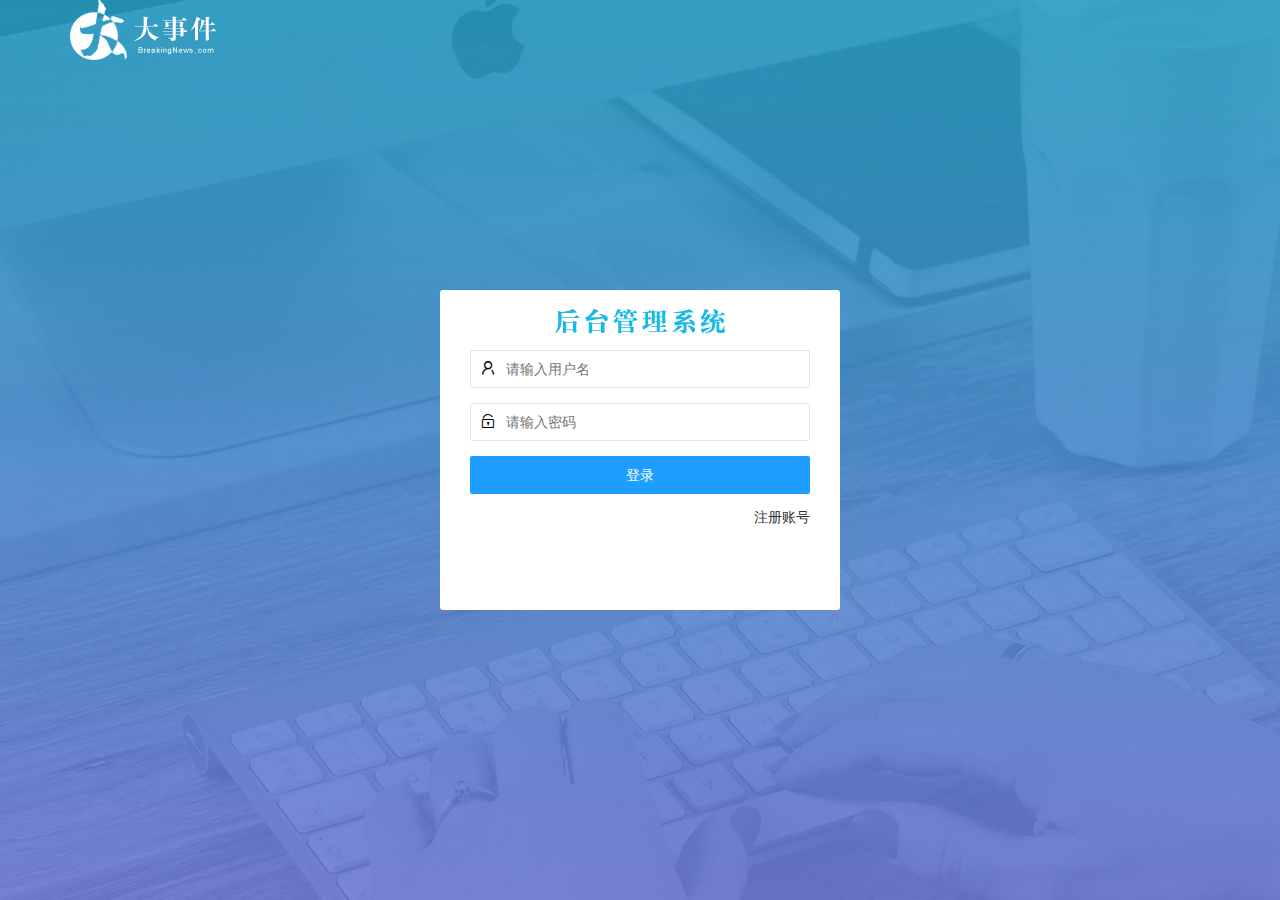
<file: login.html>
<!DOCTYPE html>
<html lang="en">

<head>
  <meta charset="UTF-8">
  <meta http-equiv="X-UA-Compatible" content="IE=edge">
  <meta name="viewport" content="width=device-width, initial-scale=1.0">
  <title>首页</title>
  <link rel="stylesheet" href="/assets/lib/layui/css/layui.css">
  <link rel="stylesheet" href="/assets/css/login.css">
</head>

<body>
  <!-- logo -->
  <div class="layui-main">
    <img src="./assets/images/logo.png" alt="logo">
  </div>

  <!-- 登录盒子 -->
  <div class="login-reg-box">
    <h4>
      <img src="/assets/images/login_title.png" alt="">
    </h4>

    <!-- 登录注册表单区域 -->
    <!-- 登录的表单 -->
    <div class="login-wrap">
      <form class="layui-form" action="" id="formLogin">
        <!-- 用户名 -->
        <div class="layui-form-item">
          <i class="layui-icon layui-icon-username"></i> 
          <input type="text" name="username" required lay-verify="required" placeholder="请输入用户名" autocomplete="off"
            class="layui-input">
        </div>
        <!-- 密码 -->
        <div class="layui-form-item">
          <i class="layui-icon layui-icon-password"></i> 
          <input type="password" name="password" required lay-verify="required|pwd" placeholder="请输入密码" autocomplete="off"
            class="layui-input">
        </div>
        <!-- 登录按钮 -->
        <div class="layui-form-item">
          <button class="layui-btn layui-btn-fluid layui-btn-normal" lay-submit>登录</button>
        </div>
        <!-- 注册按钮 -->
        <div class="layui-form-item links">
          <a href="javascript:;" id="go2Reg">注册账号</a>
        </div>
      </form>
    </div>

    <!-- 注册的div -->
    <div class="reg-wrap">
      <!-- 注册的表单 -->
      <form class="layui-form" action="" id="formReg">
        <!-- 用户名 -->
        <div class="layui-form-item">
          <i class="layui-icon layui-icon-username"></i> 
          <input type="text" name="username" required lay-verify="required" placeholder="请输入用户名" autocomplete="off"
            class="layui-input">
        </div>
        <!-- 密码 -->
        <div class="layui-form-item">
          <i class="layui-icon layui-icon-password"></i> 
          <input id="password" type="password" name="password" required lay-verify="required|pwd" placeholder="请输入密码" autocomplete="off"
            class="layui-input">
        </div>
        <!-- 密码确认框 -->
        <div class="layui-form-item">
          <i class="layui-icon layui-icon-password"></i> 
          <input type="password" name="repassword" required lay-verify="required|pwd|repwd" placeholder="再次确认密码" autocomplete="off"
            class="layui-input">
        </div>
        <!-- 登录按钮 -->
        <div class="layui-form-item">
          <button class="layui-btn layui-btn-fluid layui-btn-normal" lay-submit>注册</button>
        </div>
        <!-- 注册按钮 -->
        <div class="layui-form-item links">
          <a href="javascript:;" id="go2Login">登录账号</a>
        </div>
      </form>
    </div>

  </div>
  <script src="/assets/lib/layui/layui.all.js"></script>
  <script src="/assets/lib/jquery.js"></script>
  <script src="/assets/js/baseAPI.js"></script>
  <script src="/assets/js/login.js"></script>
</body>

</html>
</file>
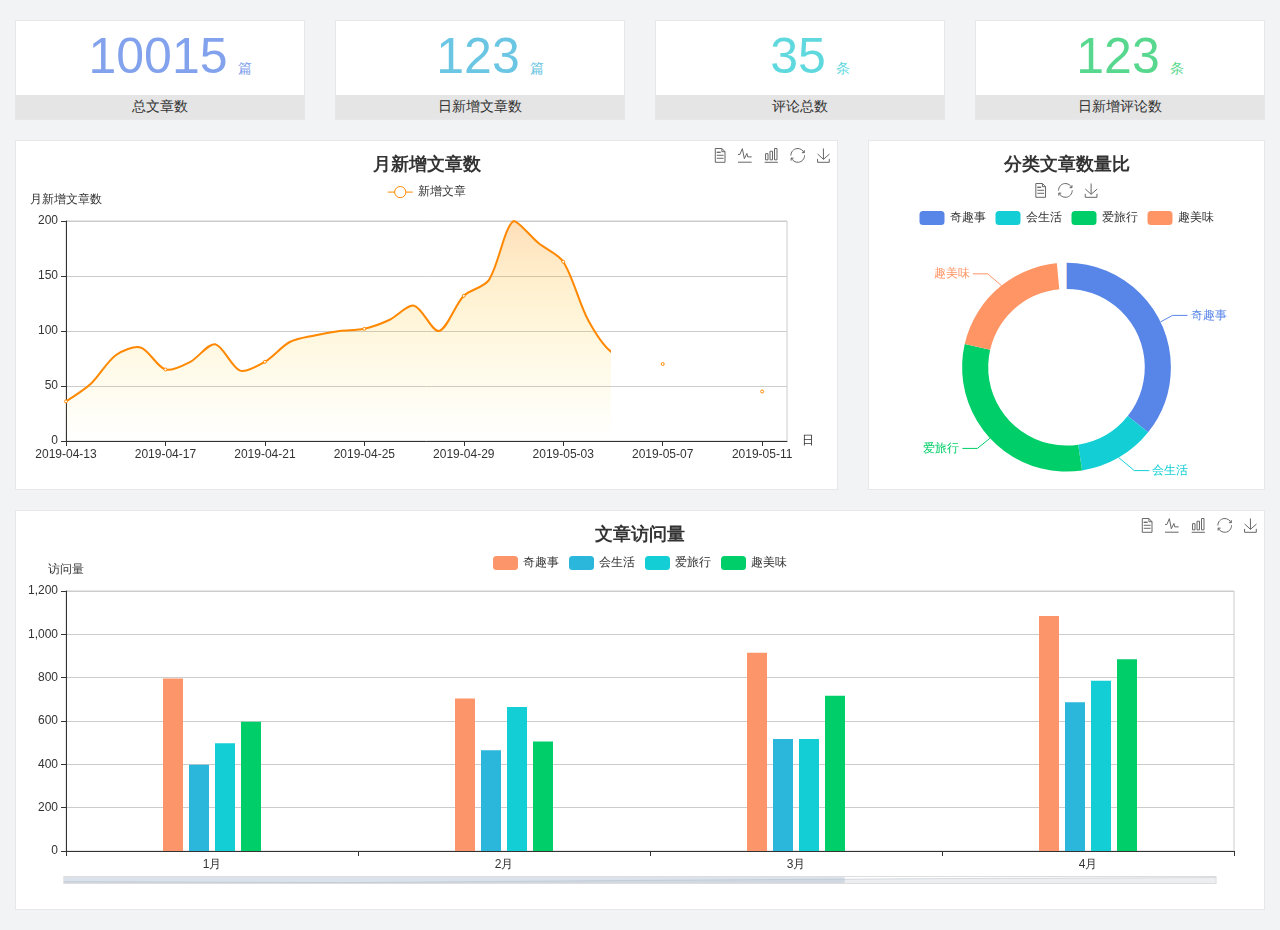
<file: home/dashboard.html>
<!DOCTYPE html>
<html lang="en">

<head>
  <meta charset="UTF-8">
  <meta name="viewport" content="width=device-width, initial-scale=1.0">
  <meta http-equiv="X-UA-Compatible" content="ie=edge">
  <title>图表统计</title>
  <link rel="stylesheet" href="../../assets/lib/bootstrap.css" />
  <link rel="stylesheet" href="../../assets/lib/main.css" />
  <script src="../../assets/lib/jquery.js"></script>
  <script type="text/javascript" src="../../assets/lib/echarts.min.js"></script>
</head>

<body>
  <div class="container-fluid">
    <div class="row spannel_list">
      <div class="col-sm-3 col-xs-6">
        <div class="spannel">
          <em>10015</em><span>篇</span>
          <b>总文章数</b>
        </div>
      </div>
      <div class="col-sm-3 col-xs-6">
        <div class="spannel scolor01">
          <em>123</em><span>篇</span>
          <b>日新增文章数</b>
        </div>
      </div>
      <div class="col-sm-3 col-xs-6">
        <div class="spannel scolor02">
          <em>35</em><span>条</span>
          <b>评论总数</b>
        </div>
      </div>
      <div class="col-sm-3 col-xs-6">
        <div class="spannel scolor03">
          <em>123</em><span>条</span>
          <b>日新增评论数</b>
        </div>
      </div>
    </div>
  </div>

  <div class="container-fluid">
    <div class="row curve-pie">
      <div class="col-lg-8 col-md-8">
        <div class="gragh_pannel" id="curve_show"></div>
      </div>
      <div class="col-lg-4 col-md-4">
        <div class="gragh_pannel" id="pie_show"></div>
      </div>
    </div>
  </div>

  <div class="container-fluid">
    <div class="column_pannel" id="column_show"></div>
  </div>

  <script>
    var oChart = echarts.init(document.getElementById('curve_show'));
    var aList_all = [
      { 'count': 36, 'date': '2019-04-13' },
      { 'count': 52, 'date': '2019-04-14' },
      { 'count': 78, 'date': '2019-04-15' },
      { 'count': 85, 'date': '2019-04-16' },
      { 'count': 65, 'date': '2019-04-17' },
      { 'count': 72, 'date': '2019-04-18' },
      { 'count': 88, 'date': '2019-04-19' },
      { 'count': 64, 'date': '2019-04-20' },
      { 'count': 72, 'date': '2019-04-21' },
      { 'count': 90, 'date': '2019-04-22' },
      { 'count': 96, 'date': '2019-04-23' },
      { 'count': 100, 'date': '2019-04-24' },
      { 'count': 102, 'date': '2019-04-25' },
      { 'count': 110, 'date': '2019-04-26' },
      { 'count': 123, 'date': '2019-04-27' },
      { 'count': 100, 'date': '2019-04-28' },
      { 'count': 132, 'date': '2019-04-29' },
      { 'count': 146, 'date': '2019-04-30' },
      { 'count': 200, 'date': '2019-05-01' },
      { 'count': 180, 'date': '2019-05-02' },
      { 'count': 163, 'date': '2019-05-03' },
      { 'count': 110, 'date': '2019-05-04' },
      { 'count': 80, 'date': '2019-05-05' },
      { 'count': 82, 'date': '2019-05-06' },
      { 'count': 70, 'date': '2019-05-07' },
      { 'count': 65, 'date': '2019-05-08' },
      { 'count': 54, 'date': '2019-05-09' },
      { 'count': 40, 'date': '2019-05-10' },
      { 'count': 45, 'date': '2019-05-11' },
      { 'count': 38, 'date': '2019-05-12' },
    ];

    let aCount = [];
    let aDate = [];

    for (var i = 0; i < aList_all.length; i++) {
      aCount.push(aList_all[i].count);
      aDate.push(aList_all[i].date);
    }

    var chartopt = {
      title: {
        text: '月新增文章数',
        left: 'center',
        top: '10'
      },
      tooltip: {
        trigger: 'axis'
      },
      legend: {
        data: ['新增文章'],
        top: '40'
      },
      toolbox: {
        show: true,
        feature: {
          mark: { show: true },
          dataView: { show: true, readOnly: false },
          magicType: { show: true, type: ['line', 'bar'] },
          restore: { show: true },
          saveAsImage: { show: true }
        }
      },
      calculable: true,
      xAxis: [
        {
          name: '日',
          type: 'category',
          boundaryGap: false,
          data: aDate
        }
      ],
      yAxis: [
        {
          name: '月新增文章数',
          type: 'value'
        }
      ],
      series: [
        {
          name: '新增文章',
          type: 'line',
          smooth: true,
          itemStyle: { normal: { areaStyle: { type: 'default' }, color: '#f80' }, lineStyle: { color: '#f80' } },
          data: aCount
        }],
      areaStyle: {
        normal: {
          color: new echarts.graphic.LinearGradient(0, 0, 0, 1, [{
            offset: 0,
            color: 'rgba(255,136,0,0.39)'
          }, {
            offset: .34,
            color: 'rgba(255,180,0,0.25)'
          }, {
            offset: 1,
            color: 'rgba(255,222,0,0.00)'
          }])

        }
      },
      grid: {
        show: true,
        x: 50,
        x2: 50,
        y: 80,
        height: 220
      }
    };

    oChart.setOption(chartopt);


    var oPie = echarts.init(document.getElementById('pie_show'));
    var oPieopt =
    {
      title: {
        top: 10,
        text: '分类文章数量比',
        x: 'center'
      },
      tooltip: {
        trigger: 'item',
        formatter: "{a} <br/>{b} : {c} ({d}%)"
      },
      color: ['#5885e8', '#13cfd5', '#00ce68', '#ff9565'],
      legend: {
        x: 'center',
        top: 65,
        data: ['奇趣事', '会生活', '爱旅行', '趣美味']
      },
      toolbox: {
        show: true,
        x: 'center',
        top: 35,
        feature: {
          mark: { show: true },
          dataView: { show: true, readOnly: false },
          magicType: {
            show: true,
            type: ['pie', 'funnel'],
            option: {
              funnel: {
                x: '25%',
                width: '50%',
                funnelAlign: 'left',
                max: 1548
              }
            }
          },
          restore: { show: true },
          saveAsImage: { show: true }
        }
      },
      calculable: true,
      series: [
        {
          name: '访问来源',
          type: 'pie',
          radius: ['45%', '60%'],
          center: ['50%', '65%'],
          data: [
            { value: 300, name: '奇趣事' },
            { value: 100, name: '会生活' },
            { value: 260, name: '爱旅行' },
            { value: 180, name: '趣美味' }
          ]
        }
      ]
    };
    oPie.setOption(oPieopt);



    var oColumn = this.echarts.init(document.getElementById('column_show'));
    var oColumnopt =
    {
      title: {
        text: '文章访问量',
        left: 'center',
        top: '10'
      },
      tooltip: {
        trigger: 'axis'
      },
      legend: {
        data: ['奇趣事', '会生活', '爱旅行', '趣美味'],
        top: '40'
      },
      toolbox: {
        show: true,
        feature: {
          mark: { show: true },
          dataView: { show: true, readOnly: false },
          magicType: { show: true, type: ['line', 'bar'] },
          restore: { show: true },
          saveAsImage: { show: true }
        }
      },
      calculable: true,
      xAxis: [
        {
          type: 'category',
          data: ['1月', '2月', '3月', '4月', '5月']
        }
      ],
      yAxis: [
        {
          name: '访问量',
          type: 'value'
        }
      ],
      series: [
        {
          name: '奇趣事',
          type: 'bar',
          barWidth: 20,
          itemStyle: {
            normal: { areaStyle: { type: 'default' }, color: '#fd956a' }
          },
          data: [800, 708, 920, 1090, 1200]
        },
        {
          name: '会生活',
          type: 'bar',
          barWidth: 20,
          itemStyle: {
            normal: { areaStyle: { type: 'default' }, color: '#2bb6db' }
          },
          data: [400, 468, 520, 690, 800]
        },
        {
          name: '爱旅行',
          type: 'bar',
          barWidth: 20,
          itemStyle: {
            normal: { areaStyle: { type: 'default' }, color: '#13cfd5' }
          },
          data: [500, 668, 520, 790, 900]
        },
        {
          name: '趣美味',
          type: 'bar',
          barWidth: 20,
          itemStyle: {
            normal: { areaStyle: { type: 'default' }, color: '#00ce68' }
          },
          data: [600, 508, 720, 890, 1000]
        }
      ],
      grid: {
        show: true,
        x: 50,
        x2: 30,
        y: 80,
        height: 260
      },
      dataZoom: [//给x轴设置滚动条
        {
          start: 0,//默认为0
          end: 100 - 1000 / 31,//默认为100
          type: 'slider',
          show: true,
          xAxisIndex: [0],
          handleSize: 0,//滑动条的 左右2个滑动条的大小
          height: 8,//组件高度
          left: 45, //左边的距离
          right: 50,//右边的距离
          bottom: 26,//右边的距离
          handleColor: '#ddd',//h滑动图标的颜色
          handleStyle: {
            borderColor: "#cacaca",
            borderWidth: "1",
            shadowBlur: 2,
            background: "#ddd",
            shadowColor: "#ddd",
          }
        }]
    };
    oColumn.setOption(oColumnopt);
  </script>
</body>

</html>
</file>
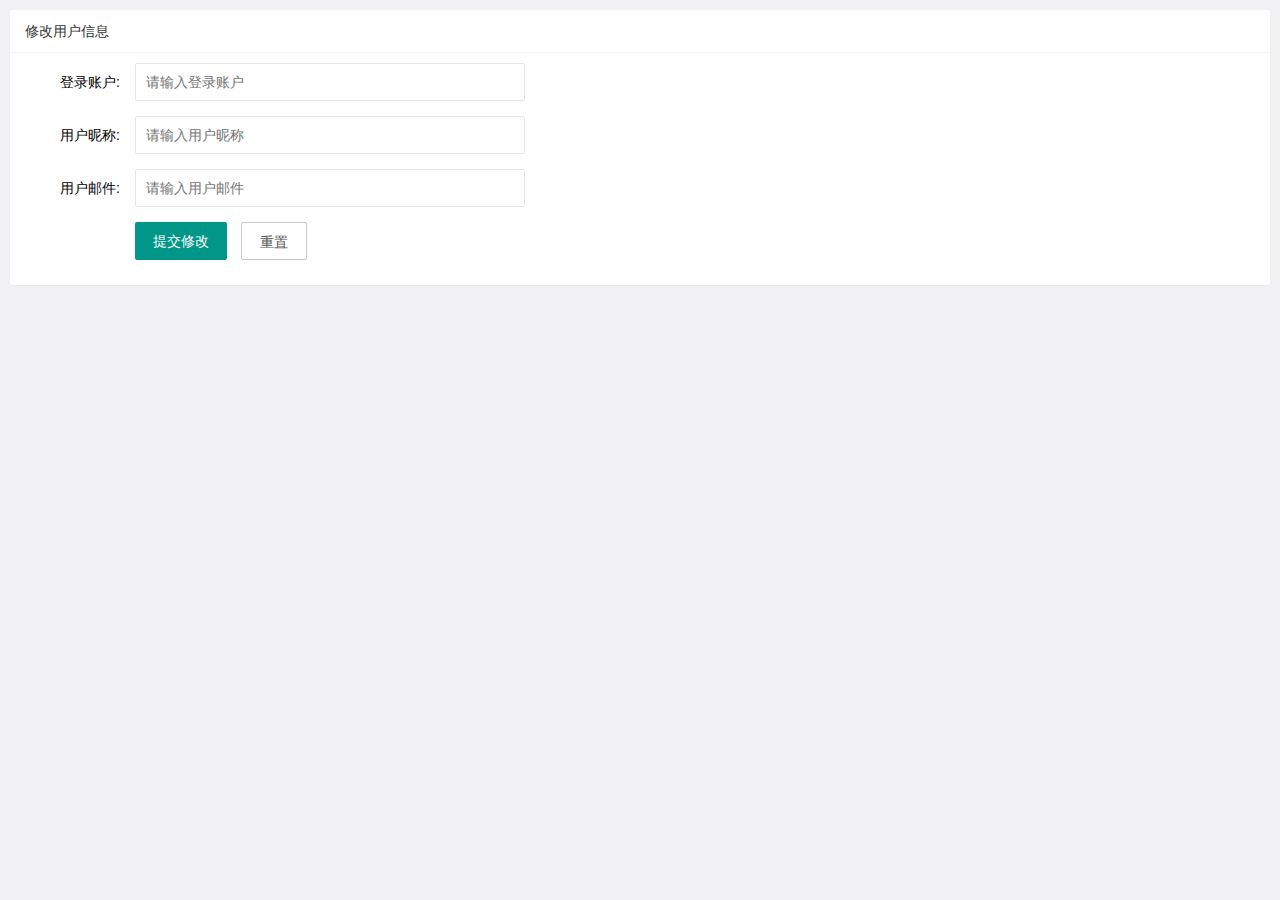
<file: user/uesr_info.html>
<!DOCTYPE html>
<html lang="en">

<head>
  <meta charset="UTF-8">
  <meta http-equiv="X-UA-Compatible" content="IE=edge">
  <meta name="viewport" content="width=device-width, initial-scale=1.0">
  <title>Document</title>
  <link rel="stylesheet" href="/assets/lib/layui/css/layui.css">
  <link rel="stylesheet" href="/assets/css/user_info.css">
</head>

<body>
  <div class="layui-card">
    <div class="layui-card-header">修改用户信息</div>

    <div class="layui-card-body">
      <form class="layui-form" lay-filter="userForm">
        <!-- 隐藏域 -->
        <input type="hidden" name="id" />
        <div class="layui-form-item">
          <label class="layui-form-label">登录账户:</label>
          <div class="layui-input-block">
            <input type="text" name="username" required lay-verify="required" placeholder="请输入登录账户" autocomplete="off"
              class="layui-input" readonly>
          </div>
        </div>

        <div class="layui-form-item">
          <label class="layui-form-label">用户昵称:</label>
          <div class="layui-input-block">
            <input type="text" name="nickname" required lay-verify="required|nickname" placeholder="请输入用户昵称"
              autocomplete="off" class="layui-input">
          </div>
        </div>

        <div class="layui-form-item">
          <label class="layui-form-label">用户邮件:</label>
          <div class="layui-input-block">
            <input type="text" name="email" required lay-verify="required|email" placeholder="请输入用户邮件"
              autocomplete="off" class="layui-input">
          </div>
        </div>

        <div class="layui-form-item">
          <div class="layui-input-block">
            <button class="layui-btn" lay-submit lay-filter="formDemo">提交修改</button>
            <button type="reset" class="layui-btn layui-btn-primary" id="btnReset">重置</button>
          </div>
        </div>
      </form>
    </div>

  </div>

  <script src="/assets/lib/layui/layui.all.js"></script>
  <script src="/assets/lib/jquery.js"></script>
  <script src="/assets/js/baseAPI.js"></script>
  <script src="/assets/js/user_info.js"></script>
</body>

</html>
</file>
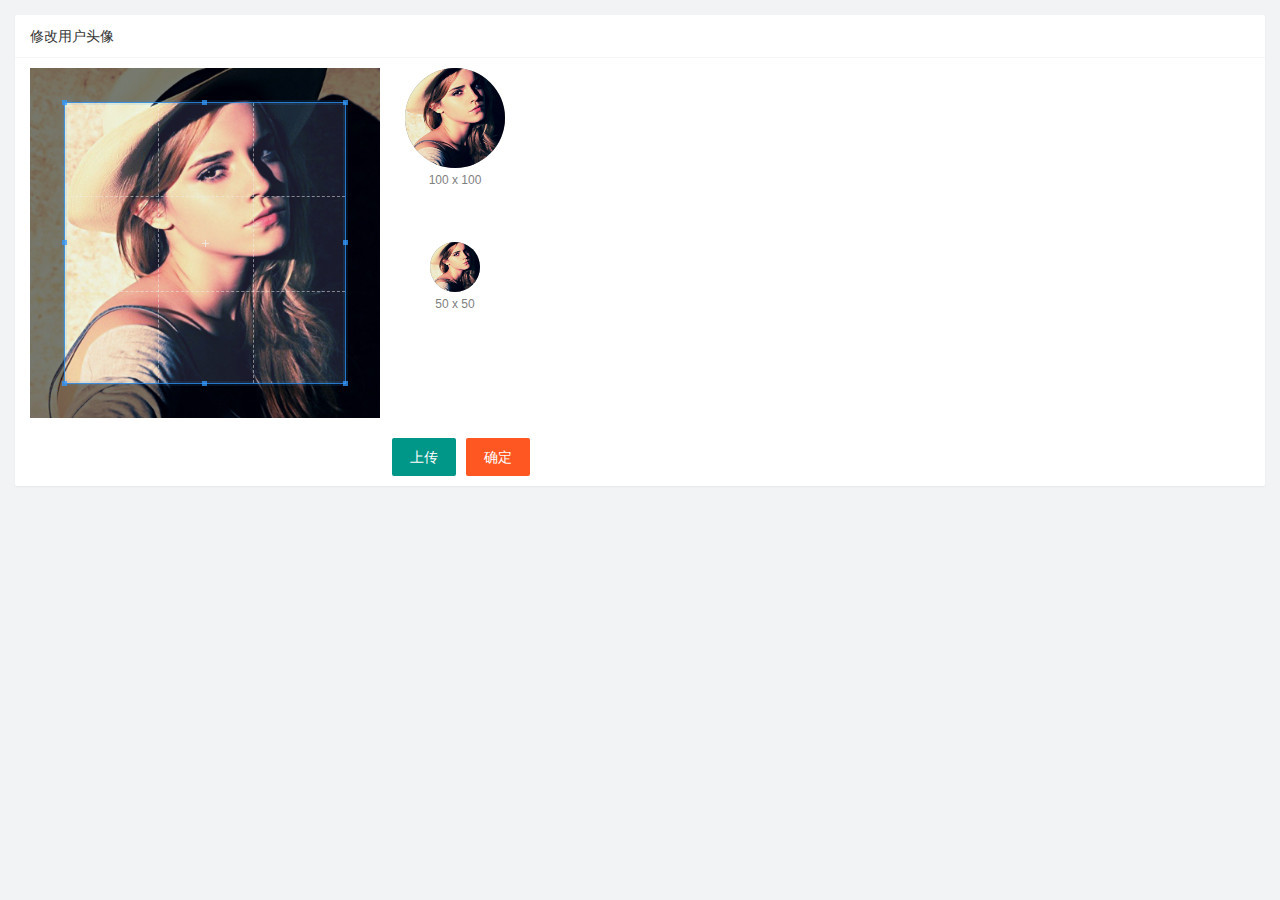
<file: user/user_avatar.html>
<!DOCTYPE html>
<html lang="en">

<head>
  <meta charset="UTF-8">
  <meta http-equiv="X-UA-Compatible" content="IE=edge">
  <meta name="viewport" content="width=device-width, initial-scale=1.0">
  <title>Document</title>
  <link rel="stylesheet" href="/assets/lib/layui/css/layui.css" />
  <link rel="stylesheet" href="/assets/lib/cropper/cropper.css" />
  <link rel="stylesheet" href="/assets/css/user_avatar.css" />
</head>

<body>
  <div class="layui-card">
    <div class="layui-card-header">修改用户头像</div>

    <div class="layui-card-body">
      <!-- 第一行的图片裁剪和预览区域 -->
      <div class="row1">
        <!-- 图片裁剪区域 -->
        <div class="cropper-box">
          <!-- 这个 img 标签很重要，将来会把它初始化为裁剪区域 -->
          <img id="image" src="/assets/images/sample.jpg" />
        </div>
        <!-- 图片的预览区域 -->
        <div class="preview-box">
          <div>
            <!-- 宽高为 100px 的预览区域 -->
            <div class="img-preview w100"></div>
            <p class="size">100 x 100</p>
          </div>
          <div>
            <!-- 宽高为 50px 的预览区域 -->
            <div class="img-preview w50"></div>
            <p class="size">50 x 50</p>
          </div>
        </div>
      </div>
      <!-- 第二行的按钮区域 -->
      <div class="row2">
        <!-- 通过 accept 指定用户可选择文件类型 -->
        <input type="file" id="file" accept="image/png,image/jpeg,image/gif" />
        <button type="button" class="layui-btn" id="btnChoose">上传</button>
        <button type="button" class="layui-btn layui-btn-danger" id="btnConfirm">确定</button>
      </div>
    </div>



    <script src="/assets/lib/layui/layui.all.js"></script>
    <script src="/assets/lib/jquery.js"></script>
    <script src="/assets/lib/cropper/Cropper.js"></script>
    <script src="/assets/lib/cropper/jquery-cropper.js"></script>
    <script src="/assets/js/baseAPI.js"></script>
    <script src="/assets/js/user_avatar.js"></script>
</body>

</html>
</file>
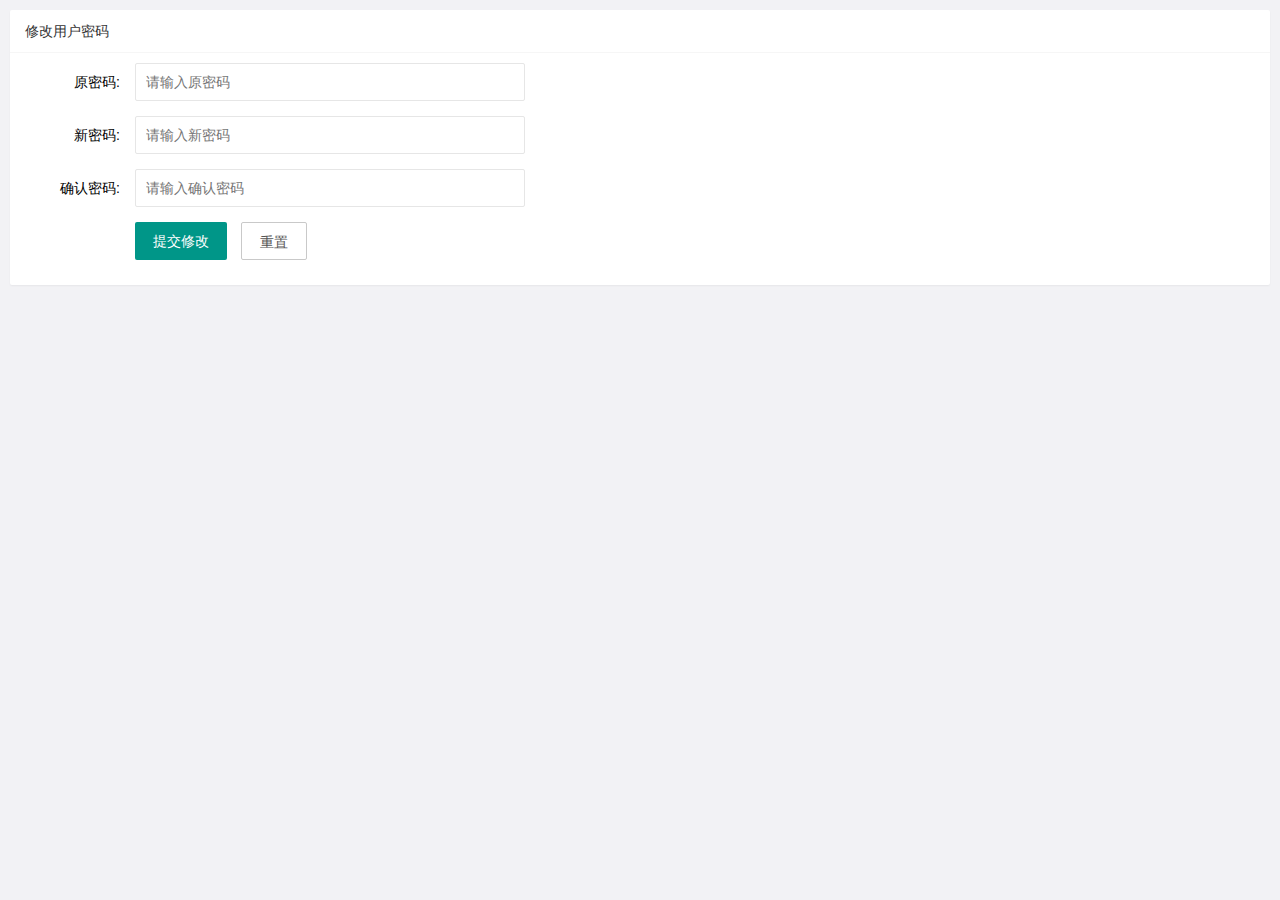
<file: user/user_pwd.html>
<!DOCTYPE html>
<html lang="en">

<head>
  <meta charset="UTF-8">
  <meta http-equiv="X-UA-Compatible" content="IE=edge">
  <meta name="viewport" content="width=device-width, initial-scale=1.0">
  <title>Document</title>
  <link rel="stylesheet" href="/assets/lib/layui/css/layui.css">
  <link rel="stylesheet" href="/assets/css/user_pwd.css">
</head>

<body>
  <div class="layui-card">
    <div class="layui-card-header">修改用户密码</div>

    <div class="layui-card-body">
      <form class="layui-form" lay-filter="pwdForm">

        <div class="layui-form-item">
          <label class="layui-form-label">原密码:</label>
          <div class="layui-input-block">
            <input type="password" name="old_pwd" required lay-verify="required|pass" placeholder="请输入原密码" autocomplete="off"
              class="layui-input">
          </div>
        </div>

        <div class="layui-form-item">
          <label class="layui-form-label">新密码:</label>
          <div class="layui-input-block">
            <input type="password"name="new_pwd" required lay-verify="required|pass|samePwd" placeholder="请输入新密码"
              autocomplete="off" class="layui-input">
          </div>
        </div>

        <div class="layui-form-item">
          <label class="layui-form-label">确认密码:</label>
          <div class="layui-input-block">
            <input type="password" name="re_pwd" required lay-verify="required|pass|rePwd" placeholder="请输入确认密码"
              autocomplete="off" class="layui-input">
          </div>
        </div>

        <div class="layui-form-item">
          <div class="layui-input-block">
            <button class="layui-btn" lay-submit lay-filter="formDemo">提交修改</button>
            <button type="reset" class="layui-btn layui-btn-primary" id="btnReset">重置</button>
          </div>
        </div>
      </form>
    </div>

  </div>

  <script src="/assets/lib/layui/layui.all.js"></script>
  <script src="/assets/lib/jquery.js"></script>
  <script src="/assets/js/baseAPI.js"></script>
  <script src="/assets/js/user_pwd.js"></script>
</body>

</html>
</file>
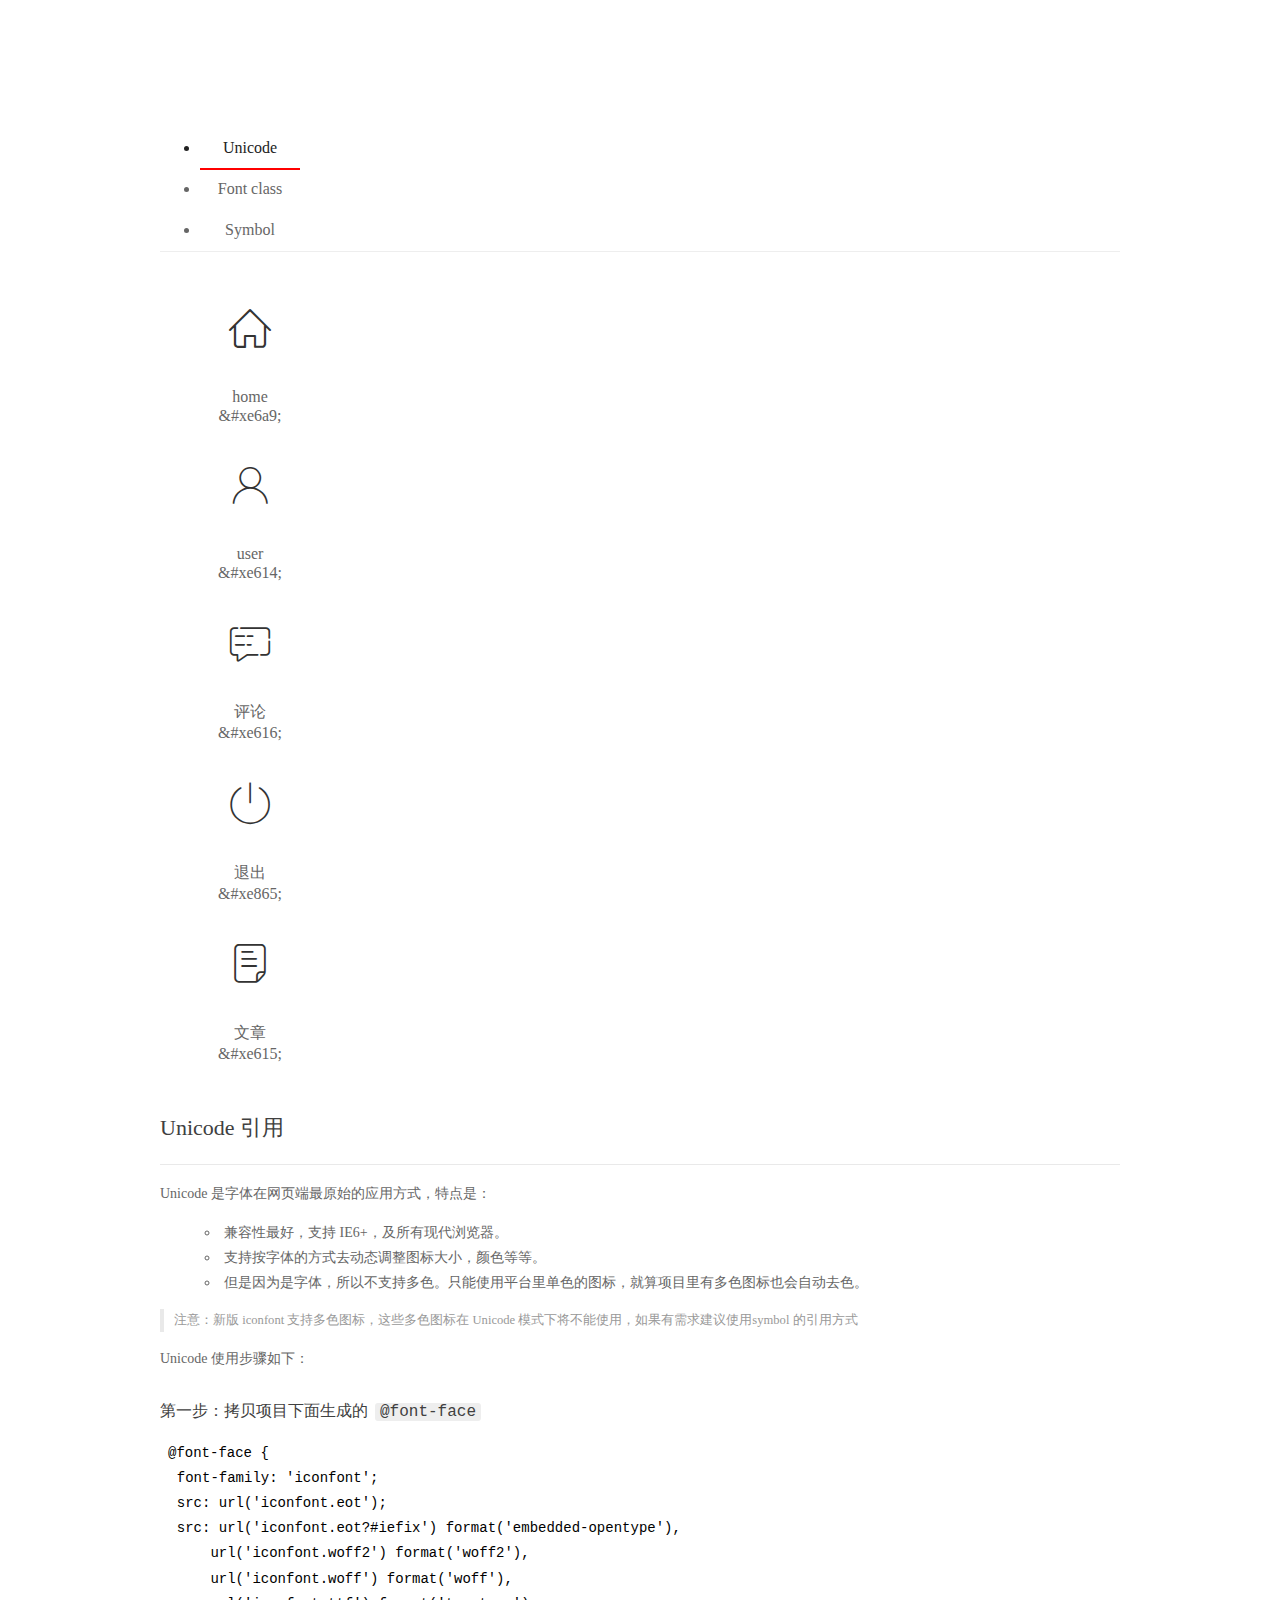
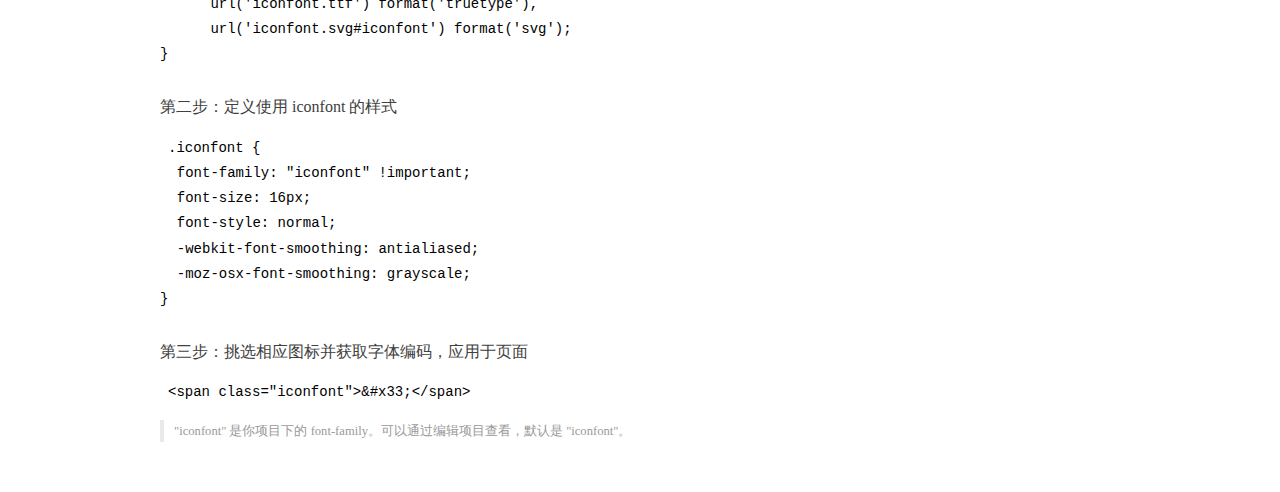
<file: assets/fonts/demo_index.html>
<!DOCTYPE html>
<html>
<head>
  <meta charset="utf-8"/>
  <title>IconFont Demo</title>
  <link rel="shortcut icon" href="https://gtms04.alicdn.com/tps/i4/TB1_oz6GVXXXXaFXpXXJDFnIXXX-64-64.ico" type="image/x-icon"/>
  <link rel="stylesheet" href="https://g.alicdn.com/thx/cube/1.3.2/cube.min.css">
  <link rel="stylesheet" href="demo.css">
  <link rel="stylesheet" href="iconfont.css">
  <script src="iconfont.js"></script>
  <!-- jQuery -->
  <script src="https://a1.alicdn.com/oss/uploads/2018/12/26/7bfddb60-08e8-11e9-9b04-53e73bb6408b.js"></script>
  <!-- 代码高亮 -->
  <script src="https://a1.alicdn.com/oss/uploads/2018/12/26/a3f714d0-08e6-11e9-8a15-ebf944d7534c.js"></script>
</head>
<body>
  <div class="main">
    <h1 class="logo"><a href="https://www.iconfont.cn/" title="iconfont 首页" target="_blank">&#xe86b;</a></h1>
    <div class="nav-tabs">
      <ul id="tabs" class="dib-box">
        <li class="dib active"><span>Unicode</span></li>
        <li class="dib"><span>Font class</span></li>
        <li class="dib"><span>Symbol</span></li>
      </ul>
      
    </div>
    <div class="tab-container">
      <div class="content unicode" style="display: block;">
          <ul class="icon_lists dib-box">
          
            <li class="dib">
              <span class="icon iconfont">&#xe6a9;</span>
                <div class="name">home</div>
                <div class="code-name">&amp;#xe6a9;</div>
              </li>
          
            <li class="dib">
              <span class="icon iconfont">&#xe614;</span>
                <div class="name">user</div>
                <div class="code-name">&amp;#xe614;</div>
              </li>
          
            <li class="dib">
              <span class="icon iconfont">&#xe616;</span>
                <div class="name">评论</div>
                <div class="code-name">&amp;#xe616;</div>
              </li>
          
            <li class="dib">
              <span class="icon iconfont">&#xe865;</span>
                <div class="name">退出</div>
                <div class="code-name">&amp;#xe865;</div>
              </li>
          
            <li class="dib">
              <span class="icon iconfont">&#xe615;</span>
                <div class="name">文章</div>
                <div class="code-name">&amp;#xe615;</div>
              </li>
          
          </ul>
          <div class="article markdown">
          <h2 id="unicode-">Unicode 引用</h2>
          <hr>

          <p>Unicode 是字体在网页端最原始的应用方式，特点是：</p>
          <ul>
            <li>兼容性最好，支持 IE6+，及所有现代浏览器。</li>
            <li>支持按字体的方式去动态调整图标大小，颜色等等。</li>
            <li>但是因为是字体，所以不支持多色。只能使用平台里单色的图标，就算项目里有多色图标也会自动去色。</li>
          </ul>
          <blockquote>
            <p>注意：新版 iconfont 支持多色图标，这些多色图标在 Unicode 模式下将不能使用，如果有需求建议使用symbol 的引用方式</p>
          </blockquote>
          <p>Unicode 使用步骤如下：</p>
          <h3 id="-font-face">第一步：拷贝项目下面生成的 <code>@font-face</code></h3>
<pre><code class="language-css"
>@font-face {
  font-family: 'iconfont';
  src: url('iconfont.eot');
  src: url('iconfont.eot?#iefix') format('embedded-opentype'),
      url('iconfont.woff2') format('woff2'),
      url('iconfont.woff') format('woff'),
      url('iconfont.ttf') format('truetype'),
      url('iconfont.svg#iconfont') format('svg');
}
</code></pre>
          <h3 id="-iconfont-">第二步：定义使用 iconfont 的样式</h3>
<pre><code class="language-css"
>.iconfont {
  font-family: "iconfont" !important;
  font-size: 16px;
  font-style: normal;
  -webkit-font-smoothing: antialiased;
  -moz-osx-font-smoothing: grayscale;
}
</code></pre>
          <h3 id="-">第三步：挑选相应图标并获取字体编码，应用于页面</h3>
<pre>
<code class="language-html"
>&lt;span class="iconfont"&gt;&amp;#x33;&lt;/span&gt;
</code></pre>
          <blockquote>
            <p>"iconfont" 是你项目下的 font-family。可以通过编辑项目查看，默认是 "iconfont"。</p>
          </blockquote>
          </div>
      </div>
      <div class="content font-class">
        <ul class="icon_lists dib-box">
          
          <li class="dib">
            <span class="icon iconfont icon-home"></span>
            <div class="name">
              home
            </div>
            <div class="code-name">.icon-home
            </div>
          </li>
          
          <li class="dib">
            <span class="icon iconfont icon-user"></span>
            <div class="name">
              user
            </div>
            <div class="code-name">.icon-user
            </div>
          </li>
          
          <li class="dib">
            <span class="icon iconfont icon-pinglun"></span>
            <div class="name">
              评论
            </div>
            <div class="code-name">.icon-pinglun
            </div>
          </li>
          
          <li class="dib">
            <span class="icon iconfont icon-tuichu"></span>
            <div class="name">
              退出
            </div>
            <div class="code-name">.icon-tuichu
            </div>
          </li>
          
          <li class="dib">
            <span class="icon iconfont icon-16"></span>
            <div class="name">
              文章
            </div>
            <div class="code-name">.icon-16
            </div>
          </li>
          
        </ul>
        <div class="article markdown">
        <h2 id="font-class-">font-class 引用</h2>
        <hr>

        <p>font-class 是 Unicode 使用方式的一种变种，主要是解决 Unicode 书写不直观，语意不明确的问题。</p>
        <p>与 Unicode 使用方式相比，具有如下特点：</p>
        <ul>
          <li>兼容性良好，支持 IE8+，及所有现代浏览器。</li>
          <li>相比于 Unicode 语意明确，书写更直观。可以很容易分辨这个 icon 是什么。</li>
          <li>因为使用 class 来定义图标，所以当要替换图标时，只需要修改 class 里面的 Unicode 引用。</li>
          <li>不过因为本质上还是使用的字体，所以多色图标还是不支持的。</li>
        </ul>
        <p>使用步骤如下：</p>
        <h3 id="-fontclass-">第一步：引入项目下面生成的 fontclass 代码：</h3>
<pre><code class="language-html">&lt;link rel="stylesheet" href="./iconfont.css"&gt;
</code></pre>
        <h3 id="-">第二步：挑选相应图标并获取类名，应用于页面：</h3>
<pre><code class="language-html">&lt;span class="iconfont icon-xxx"&gt;&lt;/span&gt;
</code></pre>
        <blockquote>
          <p>"
            iconfont" 是你项目下的 font-family。可以通过编辑项目查看，默认是 "iconfont"。</p>
        </blockquote>
      </div>
      </div>
      <div class="content symbol">
          <ul class="icon_lists dib-box">
          
            <li class="dib">
                <svg class="icon svg-icon" aria-hidden="true">
                  <use xlink:href="#icon-home"></use>
                </svg>
                <div class="name">home</div>
                <div class="code-name">#icon-home</div>
            </li>
          
            <li class="dib">
                <svg class="icon svg-icon" aria-hidden="true">
                  <use xlink:href="#icon-user"></use>
                </svg>
                <div class="name">user</div>
                <div class="code-name">#icon-user</div>
            </li>
          
            <li class="dib">
                <svg class="icon svg-icon" aria-hidden="true">
                  <use xlink:href="#icon-pinglun"></use>
                </svg>
                <div class="name">评论</div>
                <div class="code-name">#icon-pinglun</div>
            </li>
          
            <li class="dib">
                <svg class="icon svg-icon" aria-hidden="true">
                  <use xlink:href="#icon-tuichu"></use>
                </svg>
                <div class="name">退出</div>
                <div class="code-name">#icon-tuichu</div>
            </li>
          
            <li class="dib">
                <svg class="icon svg-icon" aria-hidden="true">
                  <use xlink:href="#icon-16"></use>
                </svg>
                <div class="name">文章</div>
                <div class="code-name">#icon-16</div>
            </li>
          
          </ul>
          <div class="article markdown">
          <h2 id="symbol-">Symbol 引用</h2>
          <hr>

          <p>这是一种全新的使用方式，应该说这才是未来的主流，也是平台目前推荐的用法。相关介绍可以参考这篇<a href="">文章</a>
            这种用法其实是做了一个 SVG 的集合，与另外两种相比具有如下特点：</p>
          <ul>
            <li>支持多色图标了，不再受单色限制。</li>
            <li>通过一些技巧，支持像字体那样，通过 <code>font-size</code>, <code>color</code> 来调整样式。</li>
            <li>兼容性较差，支持 IE9+，及现代浏览器。</li>
            <li>浏览器渲染 SVG 的性能一般，还不如 png。</li>
          </ul>
          <p>使用步骤如下：</p>
          <h3 id="-symbol-">第一步：引入项目下面生成的 symbol 代码：</h3>
<pre><code class="language-html">&lt;script src="./iconfont.js"&gt;&lt;/script&gt;
</code></pre>
          <h3 id="-css-">第二步：加入通用 CSS 代码（引入一次就行）：</h3>
<pre><code class="language-html">&lt;style&gt;
.icon {
  width: 1em;
  height: 1em;
  vertical-align: -0.15em;
  fill: currentColor;
  overflow: hidden;
}
&lt;/style&gt;
</code></pre>
          <h3 id="-">第三步：挑选相应图标并获取类名，应用于页面：</h3>
<pre><code class="language-html">&lt;svg class="icon" aria-hidden="true"&gt;
  &lt;use xlink:href="#icon-xxx"&gt;&lt;/use&gt;
&lt;/svg&gt;
</code></pre>
          </div>
      </div>

    </div>
  </div>
  <script>
  $(document).ready(function () {
      $('.tab-container .content:first').show()

      $('#tabs li').click(function (e) {
        var tabContent = $('.tab-container .content')
        var index = $(this).index()

        if ($(this).hasClass('active')) {
          return
        } else {
          $('#tabs li').removeClass('active')
          $(this).addClass('active')

          tabContent.hide().eq(index).fadeIn()
        }
      })
    })
  </script>
</body>
</html>
</file>
<file: assets/lib/layui/css/layui.css>
/** layui-v2.5.5 MIT License By https://www.layui.com */
 .layui-inline,img{display:inline-block;vertical-align:middle}h1,h2,h3,h4,h5,h6{font-weight:400}.layui-edge,.layui-header,.layui-inline,.layui-main{position:relative}.layui-body,.layui-edge,.layui-elip{overflow:hidden}.layui-btn,.layui-edge,.layui-inline,img{vertical-align:middle}.layui-btn,.layui-disabled,.layui-icon,.layui-unselect{-moz-user-select:none;-webkit-user-select:none;-ms-user-select:none}.layui-elip,.layui-form-checkbox span,.layui-form-pane .layui-form-label{text-overflow:ellipsis;white-space:nowrap}.layui-breadcrumb,.layui-tree-btnGroup{visibility:hidden}blockquote,body,button,dd,div,dl,dt,form,h1,h2,h3,h4,h5,h6,input,li,ol,p,pre,td,textarea,th,ul{margin:0;padding:0;-webkit-tap-highlight-color:rgba(0,0,0,0)}a:active,a:hover{outline:0}img{border:none}li{list-style:none}table{border-collapse:collapse;border-spacing:0}h4,h5,h6{font-size:100%}button,input,optgroup,option,select,textarea{font-family:inherit;font-size:inherit;font-style:inherit;font-weight:inherit;outline:0}pre{white-space:pre-wrap;white-space:-moz-pre-wrap;white-space:-pre-wrap;white-space:-o-pre-wrap;word-wrap:break-word}body{line-height:24px;font:14px Helvetica Neue,Helvetica,PingFang SC,Tahoma,Arial,sans-serif}hr{height:1px;margin:10px 0;border:0;clear:both}a{color:#333;text-decoration:none}a:hover{color:#777}a cite{font-style:normal;*cursor:pointer}.layui-border-box,.layui-border-box *{box-sizing:border-box}.layui-box,.layui-box *{box-sizing:content-box}.layui-clear{clear:both;*zoom:1}.layui-clear:after{content:'\20';clear:both;*zoom:1;display:block;height:0}.layui-inline{*display:inline;*zoom:1}.layui-edge{display:inline-block;width:0;height:0;border-width:6px;border-style:dashed;border-color:transparent}.layui-edge-top{top:-4px;border-bottom-color:#999;border-bottom-style:solid}.layui-edge-right{border-left-color:#999;border-left-style:solid}.layui-edge-bottom{top:2px;border-top-color:#999;border-top-style:solid}.layui-edge-left{border-right-color:#999;border-right-style:solid}.layui-disabled,.layui-disabled:hover{color:#d2d2d2!important;cursor:not-allowed!important}.layui-circle{border-radius:100%}.layui-show{display:block!important}.layui-hide{display:none!important}@font-face{font-family:layui-icon;src:url(../font/iconfont.eot?v=250);src:url(../font/iconfont.eot?v=250#iefix) format('embedded-opentype'),url(../font/iconfont.woff2?v=250) format('woff2'),url(../font/iconfont.woff?v=250) format('woff'),url(../font/iconfont.ttf?v=250) format('truetype'),url(../font/iconfont.svg?v=250#layui-icon) format('svg')}.layui-icon{font-family:layui-icon!important;font-size:16px;font-style:normal;-webkit-font-smoothing:antialiased;-moz-osx-font-smoothing:grayscale}.layui-icon-reply-fill:before{content:"\e611"}.layui-icon-set-fill:before{content:"\e614"}.layui-icon-menu-fill:before{content:"\e60f"}.layui-icon-search:before{content:"\e615"}.layui-icon-share:before{content:"\e641"}.layui-icon-set-sm:before{content:"\e620"}.layui-icon-engine:before{content:"\e628"}.layui-icon-close:before{content:"\1006"}.layui-icon-close-fill:before{content:"\1007"}.layui-icon-chart-screen:before{content:"\e629"}.layui-icon-star:before{content:"\e600"}.layui-icon-circle-dot:before{content:"\e617"}.layui-icon-chat:before{content:"\e606"}.layui-icon-release:before{content:"\e609"}.layui-icon-list:before{content:"\e60a"}.layui-icon-chart:before{content:"\e62c"}.layui-icon-ok-circle:before{content:"\1005"}.layui-icon-layim-theme:before{content:"\e61b"}.layui-icon-table:before{content:"\e62d"}.layui-icon-right:before{content:"\e602"}.layui-icon-left:before{content:"\e603"}.layui-icon-cart-simple:before{content:"\e698"}.layui-icon-face-cry:before{content:"\e69c"}.layui-icon-face-smile:before{content:"\e6af"}.layui-icon-survey:before{content:"\e6b2"}.layui-icon-tree:before{content:"\e62e"}.layui-icon-upload-circle:before{content:"\e62f"}.layui-icon-add-circle:before{content:"\e61f"}.layui-icon-download-circle:before{content:"\e601"}.layui-icon-templeate-1:before{content:"\e630"}.layui-icon-util:before{content:"\e631"}.layui-icon-face-surprised:before{content:"\e664"}.layui-icon-edit:before{content:"\e642"}.layui-icon-speaker:before{content:"\e645"}.layui-icon-down:before{content:"\e61a"}.layui-icon-file:before{content:"\e621"}.layui-icon-layouts:before{content:"\e632"}.layui-icon-rate-half:before{content:"\e6c9"}.layui-icon-add-circle-fine:before{content:"\e608"}.layui-icon-prev-circle:before{content:"\e633"}.layui-icon-read:before{content:"\e705"}.layui-icon-404:before{content:"\e61c"}.layui-icon-carousel:before{content:"\e634"}.layui-icon-help:before{content:"\e607"}.layui-icon-code-circle:before{content:"\e635"}.layui-icon-water:before{content:"\e636"}.layui-icon-username:before{content:"\e66f"}.layui-icon-find-fill:before{content:"\e670"}.layui-icon-about:before{content:"\e60b"}.layui-icon-location:before{content:"\e715"}.layui-icon-up:before{content:"\e619"}.layui-icon-pause:before{content:"\e651"}.layui-icon-date:before{content:"\e637"}.layui-icon-layim-uploadfile:before{content:"\e61d"}.layui-icon-delete:before{content:"\e640"}.layui-icon-play:before{content:"\e652"}.layui-icon-top:before{content:"\e604"}.layui-icon-friends:before{content:"\e612"}.layui-icon-refresh-3:before{content:"\e9aa"}.layui-icon-ok:before{content:"\e605"}.layui-icon-layer:before{content:"\e638"}.layui-icon-face-smile-fine:before{content:"\e60c"}.layui-icon-dollar:before{content:"\e659"}.layui-icon-group:before{content:"\e613"}.layui-icon-layim-download:before{content:"\e61e"}.layui-icon-picture-fine:before{content:"\e60d"}.layui-icon-link:before{content:"\e64c"}.layui-icon-diamond:before{content:"\e735"}.layui-icon-log:before{content:"\e60e"}.layui-icon-rate-solid:before{content:"\e67a"}.layui-icon-fonts-del:before{content:"\e64f"}.layui-icon-unlink:before{content:"\e64d"}.layui-icon-fonts-clear:before{content:"\e639"}.layui-icon-triangle-r:before{content:"\e623"}.layui-icon-circle:before{content:"\e63f"}.layui-icon-radio:before{content:"\e643"}.layui-icon-align-center:before{content:"\e647"}.layui-icon-align-right:before{content:"\e648"}.layui-icon-align-left:before{content:"\e649"}.layui-icon-loading-1:before{content:"\e63e"}.layui-icon-return:before{content:"\e65c"}.layui-icon-fonts-strong:before{content:"\e62b"}.layui-icon-upload:before{content:"\e67c"}.layui-icon-dialogue:before{content:"\e63a"}.layui-icon-video:before{content:"\e6ed"}.layui-icon-headset:before{content:"\e6fc"}.layui-icon-cellphone-fine:before{content:"\e63b"}.layui-icon-add-1:before{content:"\e654"}.layui-icon-face-smile-b:before{content:"\e650"}.layui-icon-fonts-html:before{content:"\e64b"}.layui-icon-form:before{content:"\e63c"}.layui-icon-cart:before{content:"\e657"}.layui-icon-camera-fill:before{content:"\e65d"}.layui-icon-tabs:before{content:"\e62a"}.layui-icon-fonts-code:before{content:"\e64e"}.layui-icon-fire:before{content:"\e756"}.layui-icon-set:before{content:"\e716"}.layui-icon-fonts-u:before{content:"\e646"}.layui-icon-triangle-d:before{content:"\e625"}.layui-icon-tips:before{content:"\e702"}.layui-icon-picture:before{content:"\e64a"}.layui-icon-more-vertical:before{content:"\e671"}.layui-icon-flag:before{content:"\e66c"}.layui-icon-loading:before{content:"\e63d"}.layui-icon-fonts-i:before{content:"\e644"}.layui-icon-refresh-1:before{content:"\e666"}.layui-icon-rmb:before{content:"\e65e"}.layui-icon-home:before{content:"\e68e"}.layui-icon-user:before{content:"\e770"}.layui-icon-notice:before{content:"\e667"}.layui-icon-login-weibo:before{content:"\e675"}.layui-icon-voice:before{content:"\e688"}.layui-icon-upload-drag:before{content:"\e681"}.layui-icon-login-qq:before{content:"\e676"}.layui-icon-snowflake:before{content:"\e6b1"}.layui-icon-file-b:before{content:"\e655"}.layui-icon-template:before{content:"\e663"}.layui-icon-auz:before{content:"\e672"}.layui-icon-console:before{content:"\e665"}.layui-icon-app:before{content:"\e653"}.layui-icon-prev:before{content:"\e65a"}.layui-icon-website:before{content:"\e7ae"}.layui-icon-next:before{content:"\e65b"}.layui-icon-component:before{content:"\e857"}.layui-icon-more:before{content:"\e65f"}.layui-icon-login-wechat:before{content:"\e677"}.layui-icon-shrink-right:before{content:"\e668"}.layui-icon-spread-left:before{content:"\e66b"}.layui-icon-camera:before{content:"\e660"}.layui-icon-note:before{content:"\e66e"}.layui-icon-refresh:before{content:"\e669"}.layui-icon-female:before{content:"\e661"}.layui-icon-male:before{content:"\e662"}.layui-icon-password:before{content:"\e673"}.layui-icon-senior:before{content:"\e674"}.layui-icon-theme:before{content:"\e66a"}.layui-icon-tread:before{content:"\e6c5"}.layui-icon-praise:before{content:"\e6c6"}.layui-icon-star-fill:before{content:"\e658"}.layui-icon-rate:before{content:"\e67b"}.layui-icon-template-1:before{content:"\e656"}.layui-icon-vercode:before{content:"\e679"}.layui-icon-cellphone:before{content:"\e678"}.layui-icon-screen-full:before{content:"\e622"}.layui-icon-screen-restore:before{content:"\e758"}.layui-icon-cols:before{content:"\e610"}.layui-icon-export:before{content:"\e67d"}.layui-icon-print:before{content:"\e66d"}.layui-icon-slider:before{content:"\e714"}.layui-icon-addition:before{content:"\e624"}.layui-icon-subtraction:before{content:"\e67e"}.layui-icon-service:before{content:"\e626"}.layui-icon-transfer:before{content:"\e691"}.layui-main{width:1140px;margin:0 auto}.layui-header{z-index:1000;height:60px}.layui-header a:hover{transition:all .5s;-webkit-transition:all .5s}.layui-side{position:fixed;left:0;top:0;bottom:0;z-index:999;width:200px;overflow-x:hidden}.layui-side-scroll{position:relative;width:220px;height:100%;overflow-x:hidden}.layui-body{position:absolute;left:200px;right:0;top:0;bottom:0;z-index:998;width:auto;overflow-y:auto;box-sizing:border-box}.layui-layout-body{overflow:hidden}.layui-layout-admin .layui-header{background-color:#23262E}.layui-layout-admin .layui-side{top:60px;width:200px;overflow-x:hidden}.layui-layout-admin .layui-body{position:fixed;top:60px;bottom:44px}.layui-layout-admin .layui-main{width:auto;margin:0 15px}.layui-layout-admin .layui-footer{position:fixed;left:200px;right:0;bottom:0;height:44px;line-height:44px;padding:0 15px;background-color:#eee}.layui-layout-admin .layui-logo{position:absolute;left:0;top:0;width:200px;height:100%;line-height:60px;text-align:center;color:#009688;font-size:16px}.layui-layout-admin .layui-header .layui-nav{background:0 0}.layui-layout-left{position:absolute!important;left:200px;top:0}.layui-layout-right{position:absolute!important;right:0;top:0}.layui-container{position:relative;margin:0 auto;padding:0 15px;box-sizing:border-box}.layui-fluid{position:relative;margin:0 auto;padding:0 15px}.layui-row:after,.layui-row:before{content:'';display:block;clear:both}.layui-col-lg1,.layui-col-lg10,.layui-col-lg11,.layui-col-lg12,.layui-col-lg2,.layui-col-lg3,.layui-col-lg4,.layui-col-lg5,.layui-col-lg6,.layui-col-lg7,.layui-col-lg8,.layui-col-lg9,.layui-col-md1,.layui-col-md10,.layui-col-md11,.layui-col-md12,.layui-col-md2,.layui-col-md3,.layui-col-md4,.layui-col-md5,.layui-col-md6,.layui-col-md7,.layui-col-md8,.layui-col-md9,.layui-col-sm1,.layui-col-sm10,.layui-col-sm11,.layui-col-sm12,.layui-col-sm2,.layui-col-sm3,.layui-col-sm4,.layui-col-sm5,.layui-col-sm6,.layui-col-sm7,.layui-col-sm8,.layui-col-sm9,.layui-col-xs1,.layui-col-xs10,.layui-col-xs11,.layui-col-xs12,.layui-col-xs2,.layui-col-xs3,.layui-col-xs4,.layui-col-xs5,.layui-col-xs6,.layui-col-xs7,.layui-col-xs8,.layui-col-xs9{position:relative;display:block;box-sizing:border-box}.layui-col-xs1,.layui-col-xs10,.layui-col-xs11,.layui-col-xs12,.layui-col-xs2,.layui-col-xs3,.layui-col-xs4,.layui-col-xs5,.layui-col-xs6,.layui-col-xs7,.layui-col-xs8,.layui-col-xs9{float:left}.layui-col-xs1{width:8.33333333%}.layui-col-xs2{width:16.66666667%}.layui-col-xs3{width:25%}.layui-col-xs4{width:33.33333333%}.layui-col-xs5{width:41.66666667%}.layui-col-xs6{width:50%}.layui-col-xs7{width:58.33333333%}.layui-col-xs8{width:66.66666667%}.layui-col-xs9{width:75%}.layui-col-xs10{width:83.33333333%}.layui-col-xs11{width:91.66666667%}.layui-col-xs12{width:100%}.layui-col-xs-offset1{margin-left:8.33333333%}.layui-col-xs-offset2{margin-left:16.66666667%}.layui-col-xs-offset3{margin-left:25%}.layui-col-xs-offset4{margin-left:33.33333333%}.layui-col-xs-offset5{margin-left:41.66666667%}.layui-col-xs-offset6{margin-left:50%}.layui-col-xs-offset7{margin-left:58.33333333%}.layui-col-xs-offset8{margin-left:66.66666667%}.layui-col-xs-offset9{margin-left:75%}.layui-col-xs-offset10{margin-left:83.33333333%}.layui-col-xs-offset11{margin-left:91.66666667%}.layui-col-xs-offset12{margin-left:100%}@media screen and (max-width:768px){.layui-hide-xs{display:none!important}.layui-show-xs-block{display:block!important}.layui-show-xs-inline{display:inline!important}.layui-show-xs-inline-block{display:inline-block!important}}@media screen and (min-width:768px){.layui-container{width:750px}.layui-hide-sm{display:none!important}.layui-show-sm-block{display:block!important}.layui-show-sm-inline{display:inline!important}.layui-show-sm-inline-block{display:inline-block!important}.layui-col-sm1,.layui-col-sm10,.layui-col-sm11,.layui-col-sm12,.layui-col-sm2,.layui-col-sm3,.layui-col-sm4,.layui-col-sm5,.layui-col-sm6,.layui-col-sm7,.layui-col-sm8,.layui-col-sm9{float:left}.layui-col-sm1{width:8.33333333%}.layui-col-sm2{width:16.66666667%}.layui-col-sm3{width:25%}.layui-col-sm4{width:33.33333333%}.layui-col-sm5{width:41.66666667%}.layui-col-sm6{width:50%}.layui-col-sm7{width:58.33333333%}.layui-col-sm8{width:66.66666667%}.layui-col-sm9{width:75%}.layui-col-sm10{width:83.33333333%}.layui-col-sm11{width:91.66666667%}.layui-col-sm12{width:100%}.layui-col-sm-offset1{margin-left:8.33333333%}.layui-col-sm-offset2{margin-left:16.66666667%}.layui-col-sm-offset3{margin-left:25%}.layui-col-sm-offset4{margin-left:33.33333333%}.layui-col-sm-offset5{margin-left:41.66666667%}.layui-col-sm-offset6{margin-left:50%}.layui-col-sm-offset7{margin-left:58.33333333%}.layui-col-sm-offset8{margin-left:66.66666667%}.layui-col-sm-offset9{margin-left:75%}.layui-col-sm-offset10{margin-left:83.33333333%}.layui-col-sm-offset11{margin-left:91.66666667%}.layui-col-sm-offset12{margin-left:100%}}@media screen and (min-width:992px){.layui-container{width:970px}.layui-hide-md{display:none!important}.layui-show-md-block{display:block!important}.layui-show-md-inline{display:inline!important}.layui-show-md-inline-block{display:inline-block!important}.layui-col-md1,.layui-col-md10,.layui-col-md11,.layui-col-md12,.layui-col-md2,.layui-col-md3,.layui-col-md4,.layui-col-md5,.layui-col-md6,.layui-col-md7,.layui-col-md8,.layui-col-md9{float:left}.layui-col-md1{width:8.33333333%}.layui-col-md2{width:16.66666667%}.layui-col-md3{width:25%}.layui-col-md4{width:33.33333333%}.layui-col-md5{width:41.66666667%}.layui-col-md6{width:50%}.layui-col-md7{width:58.33333333%}.layui-col-md8{width:66.66666667%}.layui-col-md9{width:75%}.layui-col-md10{width:83.33333333%}.layui-col-md11{width:91.66666667%}.layui-col-md12{width:100%}.layui-col-md-offset1{margin-left:8.33333333%}.layui-col-md-offset2{margin-left:16.66666667%}.layui-col-md-offset3{margin-left:25%}.layui-col-md-offset4{margin-left:33.33333333%}.layui-col-md-offset5{margin-left:41.66666667%}.layui-col-md-offset6{margin-left:50%}.layui-col-md-offset7{margin-left:58.33333333%}.layui-col-md-offset8{margin-left:66.66666667%}.layui-col-md-offset9{margin-left:75%}.layui-col-md-offset10{margin-left:83.33333333%}.layui-col-md-offset11{margin-left:91.66666667%}.layui-col-md-offset12{margin-left:100%}}@media screen and (min-width:1200px){.layui-container{width:1170px}.layui-hide-lg{display:none!important}.layui-show-lg-block{display:block!important}.layui-show-lg-inline{display:inline!important}.layui-show-lg-inline-block{display:inline-block!important}.layui-col-lg1,.layui-col-lg10,.layui-col-lg11,.layui-col-lg12,.layui-col-lg2,.layui-col-lg3,.layui-col-lg4,.layui-col-lg5,.layui-col-lg6,.layui-col-lg7,.layui-col-lg8,.layui-col-lg9{float:left}.layui-col-lg1{width:8.33333333%}.layui-col-lg2{width:16.66666667%}.layui-col-lg3{width:25%}.layui-col-lg4{width:33.33333333%}.layui-col-lg5{width:41.66666667%}.layui-col-lg6{width:50%}.layui-col-lg7{width:58.33333333%}.layui-col-lg8{width:66.66666667%}.layui-col-lg9{width:75%}.layui-col-lg10{width:83.33333333%}.layui-col-lg11{width:91.66666667%}.layui-col-lg12{width:100%}.layui-col-lg-offset1{margin-left:8.33333333%}.layui-col-lg-offset2{margin-left:16.66666667%}.layui-col-lg-offset3{margin-left:25%}.layui-col-lg-offset4{margin-left:33.33333333%}.layui-col-lg-offset5{margin-left:41.66666667%}.layui-col-lg-offset6{margin-left:50%}.layui-col-lg-offset7{margin-left:58.33333333%}.layui-col-lg-offset8{margin-left:66.66666667%}.layui-col-lg-offset9{margin-left:75%}.layui-col-lg-offset10{margin-left:83.33333333%}.layui-col-lg-offset11{margin-left:91.66666667%}.layui-col-lg-offset12{margin-left:100%}}.layui-col-space1{margin:-.5px}.layui-col-space1>*{padding:.5px}.layui-col-space3{margin:-1.5px}.layui-col-space3>*{padding:1.5px}.layui-col-space5{margin:-2.5px}.layui-col-space5>*{padding:2.5px}.layui-col-space8{margin:-3.5px}.layui-col-space8>*{padding:3.5px}.layui-col-space10{margin:-5px}.layui-col-space10>*{padding:5px}.layui-col-space12{margin:-6px}.layui-col-space12>*{padding:6px}.layui-col-space15{margin:-7.5px}.layui-col-space15>*{padding:7.5px}.layui-col-space18{margin:-9px}.layui-col-space18>*{padding:9px}.layui-col-space20{margin:-10px}.layui-col-space20>*{padding:10px}.layui-col-space22{margin:-11px}.layui-col-space22>*{padding:11px}.layui-col-space25{margin:-12.5px}.layui-col-space25>*{padding:12.5px}.layui-col-space30{margin:-15px}.layui-col-space30>*{padding:15px}.layui-btn,.layui-input,.layui-select,.layui-textarea,.layui-upload-button{outline:0;-webkit-appearance:none;transition:all .3s;-webkit-transition:all .3s;box-sizing:border-box}.layui-elem-quote{margin-bottom:10px;padding:15px;line-height:22px;border-left:5px solid #009688;border-radius:0 2px 2px 0;background-color:#f2f2f2}.layui-quote-nm{border-style:solid;border-width:1px 1px 1px 5px;background:0 0}.layui-elem-field{margin-bottom:10px;padding:0;border-width:1px;border-style:solid}.layui-elem-field legend{margin-left:20px;padding:0 10px;font-size:20px;font-weight:300}.layui-field-title{margin:10px 0 20px;border-width:1px 0 0}.layui-field-box{padding:10px 15px}.layui-field-title .layui-field-box{padding:10px 0}.layui-progress{position:relative;height:6px;border-radius:20px;background-color:#e2e2e2}.layui-progress-bar{position:absolute;left:0;top:0;width:0;max-width:100%;height:6px;border-radius:20px;text-align:right;background-color:#5FB878;transition:all .3s;-webkit-transition:all .3s}.layui-progress-big,.layui-progress-big .layui-progress-bar{height:18px;line-height:18px}.layui-progress-text{position:relative;top:-20px;line-height:18px;font-size:12px;color:#666}.layui-progress-big .layui-progress-text{position:static;padding:0 10px;color:#fff}.layui-collapse{border-width:1px;border-style:solid;border-radius:2px}.layui-colla-content,.layui-colla-item{border-top-width:1px;border-top-style:solid}.layui-colla-item:first-child{border-top:none}.layui-colla-title{position:relative;height:42px;line-height:42px;padding:0 15px 0 35px;color:#333;background-color:#f2f2f2;cursor:pointer;font-size:14px;overflow:hidden}.layui-colla-content{display:none;padding:10px 15px;line-height:22px;color:#666}.layui-colla-icon{position:absolute;left:15px;top:0;font-size:14px}.layui-card{margin-bottom:15px;border-radius:2px;background-color:#fff;box-shadow:0 1px 2px 0 rgba(0,0,0,.05)}.layui-card:last-child{margin-bottom:0}.layui-card-header{position:relative;height:42px;line-height:42px;padding:0 15px;border-bottom:1px solid #f6f6f6;color:#333;border-radius:2px 2px 0 0;font-size:14px}.layui-bg-black,.layui-bg-blue,.layui-bg-cyan,.layui-bg-green,.layui-bg-orange,.layui-bg-red{color:#fff!important}.layui-card-body{position:relative;padding:10px 15px;line-height:24px}.layui-card-body[pad15]{padding:15px}.layui-card-body[pad20]{padding:20px}.layui-card-body .layui-table{margin:5px 0}.layui-card .layui-tab{margin:0}.layui-panel-window{position:relative;padding:15px;border-radius:0;border-top:5px solid #E6E6E6;background-color:#fff}.layui-auxiliar-moving{position:fixed;left:0;right:0;top:0;bottom:0;width:100%;height:100%;background:0 0;z-index:9999999999}.layui-form-label,.layui-form-mid,.layui-form-select,.layui-input-block,.layui-input-inline,.layui-textarea{position:relative}.layui-bg-red{background-color:#FF5722!important}.layui-bg-orange{background-color:#FFB800!important}.layui-bg-green{background-color:#009688!important}.layui-bg-cyan{background-color:#2F4056!important}.layui-bg-blue{background-color:#1E9FFF!important}.layui-bg-black{background-color:#393D49!important}.layui-bg-gray{background-color:#eee!important;color:#666!important}.layui-badge-rim,.layui-colla-content,.layui-colla-item,.layui-collapse,.layui-elem-field,.layui-form-pane .layui-form-item[pane],.layui-form-pane .layui-form-label,.layui-input,.layui-layedit,.layui-layedit-tool,.layui-quote-nm,.layui-select,.layui-tab-bar,.layui-tab-card,.layui-tab-title,.layui-tab-title .layui-this:after,.layui-textarea{border-color:#e6e6e6}.layui-timeline-item:before,hr{background-color:#e6e6e6}.layui-text{line-height:22px;font-size:14px;color:#666}.layui-text h1,.layui-text h2,.layui-text h3{font-weight:500;color:#333}.layui-text h1{font-size:30px}.layui-text h2{font-size:24px}.layui-text h3{font-size:18px}.layui-text a:not(.layui-btn){color:#01AAED}.layui-text a:not(.layui-btn):hover{text-decoration:underline}.layui-text ul{padding:5px 0 5px 15px}.layui-text ul li{margin-top:5px;list-style-type:disc}.layui-text em,.layui-word-aux{color:#999!important;padding:0 5px!important}.layui-btn{display:inline-block;height:38px;line-height:38px;padding:0 18px;background-color:#009688;color:#fff;white-space:nowrap;text-align:center;font-size:14px;border:none;border-radius:2px;cursor:pointer}.layui-btn:hover{opacity:.8;filter:alpha(opacity=80);color:#fff}.layui-btn:active{opacity:1;filter:alpha(opacity=100)}.layui-btn+.layui-btn{margin-left:10px}.layui-btn-container{font-size:0}.layui-btn-container .layui-btn{margin-right:10px;margin-bottom:10px}.layui-btn-container .layui-btn+.layui-btn{margin-left:0}.layui-table .layui-btn-container .layui-btn{margin-bottom:9px}.layui-btn-radius{border-radius:100px}.layui-btn .layui-icon{margin-right:3px;font-size:18px;vertical-align:bottom;vertical-align:middle\9}.layui-btn-primary{border:1px solid #C9C9C9;background-color:#fff;color:#555}.layui-btn-primary:hover{border-color:#009688;color:#333}.layui-btn-normal{background-color:#1E9FFF}.layui-btn-warm{background-color:#FFB800}.layui-btn-danger{background-color:#FF5722}.layui-btn-checked{background-color:#5FB878}.layui-btn-disabled,.layui-btn-disabled:active,.layui-btn-disabled:hover{border:1px solid #e6e6e6;background-color:#FBFBFB;color:#C9C9C9;cursor:not-allowed;opacity:1}.layui-btn-lg{height:44px;line-height:44px;padding:0 25px;font-size:16px}.layui-btn-sm{height:30px;line-height:30px;padding:0 10px;font-size:12px}.layui-btn-sm i{font-size:16px!important}.layui-btn-xs{height:22px;line-height:22px;padding:0 5px;font-size:12px}.layui-btn-xs i{font-size:14px!important}.layui-btn-group{display:inline-block;vertical-align:middle;font-size:0}.layui-btn-group .layui-btn{margin-left:0!important;margin-right:0!important;border-left:1px solid rgba(255,255,255,.5);border-radius:0}.layui-btn-group .layui-btn-primary{border-left:none}.layui-btn-group .layui-btn-primary:hover{border-color:#C9C9C9;color:#009688}.layui-btn-group .layui-btn:first-child{border-left:none;border-radius:2px 0 0 2px}.layui-btn-group .layui-btn-primary:first-child{border-left:1px solid #c9c9c9}.layui-btn-group .layui-btn:last-child{border-radius:0 2px 2px 0}.layui-btn-group .layui-btn+.layui-btn{margin-left:0}.layui-btn-group+.layui-btn-group{margin-left:10px}.layui-btn-fluid{width:100%}.layui-input,.layui-select,.layui-textarea{height:38px;line-height:1.3;line-height:38px\9;border-width:1px;border-style:solid;background-color:#fff;border-radius:2px}.layui-input::-webkit-input-placeholder,.layui-select::-webkit-input-placeholder,.layui-textarea::-webkit-input-placeholder{line-height:1.3}.layui-input,.layui-textarea{display:block;width:100%;padding-left:10px}.layui-input:hover,.layui-textarea:hover{border-color:#D2D2D2!important}.layui-input:focus,.layui-textarea:focus{border-color:#C9C9C9!important}.layui-textarea{min-height:100px;height:auto;line-height:20px;padding:6px 10px;resize:vertical}.layui-select{padding:0 10px}.layui-form input[type=checkbox],.layui-form input[type=radio],.layui-form select{display:none}.layui-form [lay-ignore]{display:initial}.layui-form-item{margin-bottom:15px;clear:both;*zoom:1}.layui-form-item:after{content:'\20';clear:both;*zoom:1;display:block;height:0}.layui-form-label{float:left;display:block;padding:9px 15px;width:80px;font-weight:400;line-height:20px;text-align:right}.layui-form-label-col{display:block;float:none;padding:9px 0;line-height:20px;text-align:left}.layui-form-item .layui-inline{margin-bottom:5px;margin-right:10px}.layui-input-block{margin-left:110px;min-height:36px}.layui-input-inline{display:inline-block;vertical-align:middle}.layui-form-item .layui-input-inline{float:left;width:190px;margin-right:10px}.layui-form-text .layui-input-inline{width:auto}.layui-form-mid{float:left;display:block;padding:9px 0!important;line-height:20px;margin-right:10px}.layui-form-danger+.layui-form-select .layui-input,.layui-form-danger:focus{border-color:#FF5722!important}.layui-form-select .layui-input{padding-right:30px;cursor:pointer}.layui-form-select .layui-edge{position:absolute;right:10px;top:50%;margin-top:-3px;cursor:pointer;border-width:6px;border-top-color:#c2c2c2;border-top-style:solid;transition:all .3s;-webkit-transition:all .3s}.layui-form-select dl{display:none;position:absolute;left:0;top:42px;padding:5px 0;z-index:899;min-width:100%;border:1px solid #d2d2d2;max-height:300px;overflow-y:auto;background-color:#fff;border-radius:2px;box-shadow:0 2px 4px rgba(0,0,0,.12);box-sizing:border-box}.layui-form-select dl dd,.layui-form-select dl dt{padding:0 10px;line-height:36px;white-space:nowrap;overflow:hidden;text-overflow:ellipsis}.layui-form-select dl dt{font-size:12px;color:#999}.layui-form-select dl dd{cursor:pointer}.layui-form-select dl dd:hover{background-color:#f2f2f2;-webkit-transition:.5s all;transition:.5s all}.layui-form-select .layui-select-group dd{padding-left:20px}.layui-form-select dl dd.layui-select-tips{padding-left:10px!important;color:#999}.layui-form-select dl dd.layui-this{background-color:#5FB878;color:#fff}.layui-form-checkbox,.layui-form-select dl dd.layui-disabled{background-color:#fff}.layui-form-selected dl{display:block}.layui-form-checkbox,.layui-form-checkbox *,.layui-form-switch{display:inline-block;vertical-align:middle}.layui-form-selected .layui-edge{margin-top:-9px;-webkit-transform:rotate(180deg);transform:rotate(180deg);margin-top:-3px\9}:root .layui-form-selected .layui-edge{margin-top:-9px\0/IE9}.layui-form-selectup dl{top:auto;bottom:42px}.layui-select-none{margin:5px 0;text-align:center;color:#999}.layui-select-disabled .layui-disabled{border-color:#eee!important}.layui-select-disabled .layui-edge{border-top-color:#d2d2d2}.layui-form-checkbox{position:relative;height:30px;line-height:30px;margin-right:10px;padding-right:30px;cursor:pointer;font-size:0;-webkit-transition:.1s linear;transition:.1s linear;box-sizing:border-box}.layui-form-checkbox span{padding:0 10px;height:100%;font-size:14px;border-radius:2px 0 0 2px;background-color:#d2d2d2;color:#fff;overflow:hidden}.layui-form-checkbox:hover span{background-color:#c2c2c2}.layui-form-checkbox i{position:absolute;right:0;top:0;width:30px;height:28px;border:1px solid #d2d2d2;border-left:none;border-radius:0 2px 2px 0;color:#fff;font-size:20px;text-align:center}.layui-form-checkbox:hover i{border-color:#c2c2c2;color:#c2c2c2}.layui-form-checked,.layui-form-checked:hover{border-color:#5FB878}.layui-form-checked span,.layui-form-checked:hover span{background-color:#5FB878}.layui-form-checked i,.layui-form-checked:hover i{color:#5FB878}.layui-form-item .layui-form-checkbox{margin-top:4px}.layui-form-checkbox[lay-skin=primary]{height:auto!important;line-height:normal!important;min-width:18px;min-height:18px;border:none!important;margin-right:0;padding-left:28px;padding-right:0;background:0 0}.layui-form-checkbox[lay-skin=primary] span{padding-left:0;padding-right:15px;line-height:18px;background:0 0;color:#666}.layui-form-checkbox[lay-skin=primary] i{right:auto;left:0;width:16px;height:16px;line-height:16px;border:1px solid #d2d2d2;font-size:12px;border-radius:2px;background-color:#fff;-webkit-transition:.1s linear;transition:.1s linear}.layui-form-checkbox[lay-skin=primary]:hover i{border-color:#5FB878;color:#fff}.layui-form-checked[lay-skin=primary] i{border-color:#5FB878!important;background-color:#5FB878;color:#fff}.layui-checkbox-disbaled[lay-skin=primary] span{background:0 0!important;color:#c2c2c2}.layui-checkbox-disbaled[lay-skin=primary]:hover i{border-color:#d2d2d2}.layui-form-item .layui-form-checkbox[lay-skin=primary]{margin-top:10px}.layui-form-switch{position:relative;height:22px;line-height:22px;min-width:35px;padding:0 5px;margin-top:8px;border:1px solid #d2d2d2;border-radius:20px;cursor:pointer;background-color:#fff;-webkit-transition:.1s linear;transition:.1s linear}.layui-form-switch i{position:absolute;left:5px;top:3px;width:16px;height:16px;border-radius:20px;background-color:#d2d2d2;-webkit-transition:.1s linear;transition:.1s linear}.layui-form-switch em{position:relative;top:0;width:25px;margin-left:21px;padding:0!important;text-align:center!important;color:#999!important;font-style:normal!important;font-size:12px}.layui-form-onswitch{border-color:#5FB878;background-color:#5FB878}.layui-checkbox-disbaled,.layui-checkbox-disbaled i{border-color:#e2e2e2!important}.layui-form-onswitch i{left:100%;margin-left:-21px;background-color:#fff}.layui-form-onswitch em{margin-left:5px;margin-right:21px;color:#fff!important}.layui-checkbox-disbaled span{background-color:#e2e2e2!important}.layui-checkbox-disbaled:hover i{color:#fff!important}[lay-radio]{display:none}.layui-form-radio,.layui-form-radio *{display:inline-block;vertical-align:middle}.layui-form-radio{line-height:28px;margin:6px 10px 0 0;padding-right:10px;cursor:pointer;font-size:0}.layui-form-radio *{font-size:14px}.layui-form-radio>i{margin-right:8px;font-size:22px;color:#c2c2c2}.layui-form-radio>i:hover,.layui-form-radioed>i{color:#5FB878}.layui-radio-disbaled>i{color:#e2e2e2!important}.layui-form-pane .layui-form-label{width:110px;padding:8px 15px;height:38px;line-height:20px;border-width:1px;border-style:solid;border-radius:2px 0 0 2px;text-align:center;background-color:#FBFBFB;overflow:hidden;box-sizing:border-box}.layui-form-pane .layui-input-inline{margin-left:-1px}.layui-form-pane .layui-input-block{margin-left:110px;left:-1px}.layui-form-pane .layui-input{border-radius:0 2px 2px 0}.layui-form-pane .layui-form-text .layui-form-label{float:none;width:100%;border-radius:2px;box-sizing:border-box;text-align:left}.layui-form-pane .layui-form-text .layui-input-inline{display:block;margin:0;top:-1px;clear:both}.layui-form-pane .layui-form-text .layui-input-block{margin:0;left:0;top:-1px}.layui-form-pane .layui-form-text .layui-textarea{min-height:100px;border-radius:0 0 2px 2px}.layui-form-pane .layui-form-checkbox{margin:4px 0 4px 10px}.layui-form-pane .layui-form-radio,.layui-form-pane .layui-form-switch{margin-top:6px;margin-left:10px}.layui-form-pane .layui-form-item[pane]{position:relative;border-width:1px;border-style:solid}.layui-form-pane .layui-form-item[pane] .layui-form-label{position:absolute;left:0;top:0;height:100%;border-width:0 1px 0 0}.layui-form-pane .layui-form-item[pane] .layui-input-inline{margin-left:110px}@media screen and (max-width:450px){.layui-form-item .layui-form-label{text-overflow:ellipsis;overflow:hidden;white-space:nowrap}.layui-form-item .layui-inline{display:block;margin-right:0;margin-bottom:20px;clear:both}.layui-form-item .layui-inline:after{content:'\20';clear:both;display:block;height:0}.layui-form-item .layui-input-inline{display:block;float:none;left:-3px;width:auto;margin:0 0 10px 112px}.layui-form-item .layui-input-inline+.layui-form-mid{margin-left:110px;top:-5px;padding:0}.layui-form-item .layui-form-checkbox{margin-right:5px;margin-bottom:5px}}.layui-layedit{border-width:1px;border-style:solid;border-radius:2px}.layui-layedit-tool{padding:3px 5px;border-bottom-width:1px;border-bottom-style:solid;font-size:0}.layedit-tool-fixed{position:fixed;top:0;border-top:1px solid #e2e2e2}.layui-layedit-tool .layedit-tool-mid,.layui-layedit-tool .layui-icon{display:inline-block;vertical-align:middle;text-align:center;font-size:14px}.layui-layedit-tool .layui-icon{position:relative;width:32px;height:30px;line-height:30px;margin:3px 5px;color:#777;cursor:pointer;border-radius:2px}.layui-layedit-tool .layui-icon:hover{color:#393D49}.layui-layedit-tool .layui-icon:active{color:#000}.layui-layedit-tool .layedit-tool-active{background-color:#e2e2e2;color:#000}.layui-layedit-tool .layui-disabled,.layui-layedit-tool .layui-disabled:hover{color:#d2d2d2;cursor:not-allowed}.layui-layedit-tool .layedit-tool-mid{width:1px;height:18px;margin:0 10px;background-color:#d2d2d2}.layedit-tool-html{width:50px!important;font-size:30px!important}.layedit-tool-b,.layedit-tool-code,.layedit-tool-help{font-size:16px!important}.layedit-tool-d,.layedit-tool-face,.layedit-tool-image,.layedit-tool-unlink{font-size:18px!important}.layedit-tool-image input{position:absolute;font-size:0;left:0;top:0;width:100%;height:100%;opacity:.01;filter:Alpha(opacity=1);cursor:pointer}.layui-layedit-iframe iframe{display:block;width:100%}#LAY_layedit_code{overflow:hidden}.layui-laypage{display:inline-block;*display:inline;*zoom:1;vertical-align:middle;margin:10px 0;font-size:0}.layui-laypage>a:first-child,.layui-laypage>a:first-child em{border-radius:2px 0 0 2px}.layui-laypage>a:last-child,.layui-laypage>a:last-child em{border-radius:0 2px 2px 0}.layui-laypage>:first-child{margin-left:0!important}.layui-laypage>:last-child{margin-right:0!important}.layui-laypage a,.layui-laypage button,.layui-laypage input,.layui-laypage select,.layui-laypage span{border:1px solid #e2e2e2}.layui-laypage a,.layui-laypage span{display:inline-block;*display:inline;*zoom:1;vertical-align:middle;padding:0 15px;height:28px;line-height:28px;margin:0 -1px 5px 0;background-color:#fff;color:#333;font-size:12px}.layui-flow-more a *,.layui-laypage input,.layui-table-view select[lay-ignore]{display:inline-block}.layui-laypage a:hover{color:#009688}.layui-laypage em{font-style:normal}.layui-laypage .layui-laypage-spr{color:#999;font-weight:700}.layui-laypage a{text-decoration:none}.layui-laypage .layui-laypage-curr{position:relative}.layui-laypage .layui-laypage-curr em{position:relative;color:#fff}.layui-laypage .layui-laypage-curr .layui-laypage-em{position:absolute;left:-1px;top:-1px;padding:1px;width:100%;height:100%;background-color:#009688}.layui-laypage-em{border-radius:2px}.layui-laypage-next em,.layui-laypage-prev em{font-family:Sim sun;font-size:16px}.layui-laypage .layui-laypage-count,.layui-laypage .layui-laypage-limits,.layui-laypage .layui-laypage-refresh,.layui-laypage .layui-laypage-skip{margin-left:10px;margin-right:10px;padding:0;border:none}.layui-laypage .layui-laypage-limits,.layui-laypage .layui-laypage-refresh{vertical-align:top}.layui-laypage .layui-laypage-refresh i{font-size:18px;cursor:pointer}.layui-laypage select{height:22px;padding:3px;border-radius:2px;cursor:pointer}.layui-laypage .layui-laypage-skip{height:30px;line-height:30px;color:#999}.layui-laypage button,.layui-laypage input{height:30px;line-height:30px;border-radius:2px;vertical-align:top;background-color:#fff;box-sizing:border-box}.layui-laypage input{width:40px;margin:0 10px;padding:0 3px;text-align:center}.layui-laypage input:focus,.layui-laypage select:focus{border-color:#009688!important}.layui-laypage button{margin-left:10px;padding:0 10px;cursor:pointer}.layui-table,.layui-table-view{margin:10px 0}.layui-flow-more{margin:10px 0;text-align:center;color:#999;font-size:14px}.layui-flow-more a{height:32px;line-height:32px}.layui-flow-more a *{vertical-align:top}.layui-flow-more a cite{padding:0 20px;border-radius:3px;background-color:#eee;color:#333;font-style:normal}.layui-flow-more a cite:hover{opacity:.8}.layui-flow-more a i{font-size:30px;color:#737383}.layui-table{width:100%;background-color:#fff;color:#666}.layui-table tr{transition:all .3s;-webkit-transition:all .3s}.layui-table th{text-align:left;font-weight:400}.layui-table tbody tr:hover,.layui-table thead tr,.layui-table-click,.layui-table-header,.layui-table-hover,.layui-table-mend,.layui-table-patch,.layui-table-tool,.layui-table-total,.layui-table-total tr,.layui-table[lay-even] tr:nth-child(even){background-color:#f2f2f2}.layui-table td,.layui-table th,.layui-table-col-set,.layui-table-fixed-r,.layui-table-grid-down,.layui-table-header,.layui-table-page,.layui-table-tips-main,.layui-table-tool,.layui-table-total,.layui-table-view,.layui-table[lay-skin=line],.layui-table[lay-skin=row]{border-width:1px;border-style:solid;border-color:#e6e6e6}.layui-table td,.layui-table th{position:relative;padding:9px 15px;min-height:20px;line-height:20px;font-size:14px}.layui-table[lay-skin=line] td,.layui-table[lay-skin=line] th{border-width:0 0 1px}.layui-table[lay-skin=row] td,.layui-table[lay-skin=row] th{border-width:0 1px 0 0}.layui-table[lay-skin=nob] td,.layui-table[lay-skin=nob] th{border:none}.layui-table img{max-width:100px}.layui-table[lay-size=lg] td,.layui-table[lay-size=lg] th{padding:15px 30px}.layui-table-view .layui-table[lay-size=lg] .layui-table-cell{height:40px;line-height:40px}.layui-table[lay-size=sm] td,.layui-table[lay-size=sm] th{font-size:12px;padding:5px 10px}.layui-table-view .layui-table[lay-size=sm] .layui-table-cell{height:20px;line-height:20px}.layui-table[lay-data]{display:none}.layui-table-box{position:relative;overflow:hidden}.layui-table-view .layui-table{position:relative;width:auto;margin:0}.layui-table-view .layui-table[lay-skin=line]{border-width:0 1px 0 0}.layui-table-view .layui-table[lay-skin=row]{border-width:0 0 1px}.layui-table-view .layui-table td,.layui-table-view .layui-table th{padding:5px 0;border-top:none;border-left:none}.layui-table-view .layui-table th.layui-unselect .layui-table-cell span{cursor:pointer}.layui-table-view .layui-table td{cursor:default}.layui-table-view .layui-table td[data-edit=text]{cursor:text}.layui-table-view .layui-form-checkbox[lay-skin=primary] i{width:18px;height:18px}.layui-table-view .layui-form-radio{line-height:0;padding:0}.layui-table-view .layui-form-radio>i{margin:0;font-size:20px}.layui-table-init{position:absolute;left:0;top:0;width:100%;height:100%;text-align:center;z-index:110}.layui-table-init .layui-icon{position:absolute;left:50%;top:50%;margin:-15px 0 0 -15px;font-size:30px;color:#c2c2c2}.layui-table-header{border-width:0 0 1px;overflow:hidden}.layui-table-header .layui-table{margin-bottom:-1px}.layui-table-tool .layui-inline[lay-event]{position:relative;width:26px;height:26px;padding:5px;line-height:16px;margin-right:10px;text-align:center;color:#333;border:1px solid #ccc;cursor:pointer;-webkit-transition:.5s all;transition:.5s all}.layui-table-tool .layui-inline[lay-event]:hover{border:1px solid #999}.layui-table-tool-temp{padding-right:120px}.layui-table-tool-self{position:absolute;right:17px;top:10px}.layui-table-tool .layui-table-tool-self .layui-inline[lay-event]{margin:0 0 0 10px}.layui-table-tool-panel{position:absolute;top:29px;left:-1px;padding:5px 0;min-width:150px;min-height:40px;border:1px solid #d2d2d2;text-align:left;overflow-y:auto;background-color:#fff;box-shadow:0 2px 4px rgba(0,0,0,.12)}.layui-table-cell,.layui-table-tool-panel li{overflow:hidden;text-overflow:ellipsis;white-space:nowrap}.layui-table-tool-panel li{padding:0 10px;line-height:30px;-webkit-transition:.5s all;transition:.5s all}.layui-table-tool-panel li .layui-form-checkbox[lay-skin=primary]{width:100%;padding-left:28px}.layui-table-tool-panel li:hover{background-color:#f2f2f2}.layui-table-tool-panel li .layui-form-checkbox[lay-skin=primary] i{position:absolute;left:0;top:0}.layui-table-tool-panel li .layui-form-checkbox[lay-skin=primary] span{padding:0}.layui-table-tool .layui-table-tool-self .layui-table-tool-panel{left:auto;right:-1px}.layui-table-col-set{position:absolute;right:0;top:0;width:20px;height:100%;border-width:0 0 0 1px;background-color:#fff}.layui-table-sort{width:10px;height:20px;margin-left:5px;cursor:pointer!important}.layui-table-sort .layui-edge{position:absolute;left:5px;border-width:5px}.layui-table-sort .layui-table-sort-asc{top:3px;border-top:none;border-bottom-style:solid;border-bottom-color:#b2b2b2}.layui-table-sort .layui-table-sort-asc:hover{border-bottom-color:#666}.layui-table-sort .layui-table-sort-desc{bottom:5px;border-bottom:none;border-top-style:solid;border-top-color:#b2b2b2}.layui-table-sort .layui-table-sort-desc:hover{border-top-color:#666}.layui-table-sort[lay-sort=asc] .layui-table-sort-asc{border-bottom-color:#000}.layui-table-sort[lay-sort=desc] .layui-table-sort-desc{border-top-color:#000}.layui-table-cell{height:28px;line-height:28px;padding:0 15px;position:relative;box-sizing:border-box}.layui-table-cell .layui-form-checkbox[lay-skin=primary]{top:-1px;padding:0}.layui-table-cell .layui-table-link{color:#01AAED}.laytable-cell-checkbox,.laytable-cell-numbers,.laytable-cell-radio,.laytable-cell-space{padding:0;text-align:center}.layui-table-body{position:relative;overflow:auto;margin-right:-1px;margin-bottom:-1px}.layui-table-body .layui-none{line-height:26px;padding:15px;text-align:center;color:#999}.layui-table-fixed{position:absolute;left:0;top:0;z-index:101}.layui-table-fixed .layui-table-body{overflow:hidden}.layui-table-fixed-l{box-shadow:0 -1px 8px rgba(0,0,0,.08)}.layui-table-fixed-r{left:auto;right:-1px;border-width:0 0 0 1px;box-shadow:-1px 0 8px rgba(0,0,0,.08)}.layui-table-fixed-r .layui-table-header{position:relative;overflow:visible}.layui-table-mend{position:absolute;right:-49px;top:0;height:100%;width:50px}.layui-table-tool{position:relative;z-index:890;width:100%;min-height:50px;line-height:30px;padding:10px 15px;border-width:0 0 1px}.layui-table-tool .layui-btn-container{margin-bottom:-10px}.layui-table-page,.layui-table-total{border-width:1px 0 0;margin-bottom:-1px;overflow:hidden}.layui-table-page{position:relative;width:100%;padding:7px 7px 0;height:41px;font-size:12px;white-space:nowrap}.layui-table-page>div{height:26px}.layui-table-page .layui-laypage{margin:0}.layui-table-page .layui-laypage a,.layui-table-page .layui-laypage span{height:26px;line-height:26px;margin-bottom:10px;border:none;background:0 0}.layui-table-page .layui-laypage a,.layui-table-page .layui-laypage span.layui-laypage-curr{padding:0 12px}.layui-table-page .layui-laypage span{margin-left:0;padding:0}.layui-table-page .layui-laypage .layui-laypage-prev{margin-left:-7px!important}.layui-table-page .layui-laypage .layui-laypage-curr .layui-laypage-em{left:0;top:0;padding:0}.layui-table-page .layui-laypage button,.layui-table-page .layui-laypage input{height:26px;line-height:26px}.layui-table-page .layui-laypage input{width:40px}.layui-table-page .layui-laypage button{padding:0 10px}.layui-table-page select{height:18px}.layui-table-patch .layui-table-cell{padding:0;width:30px}.layui-table-edit{position:absolute;left:0;top:0;width:100%;height:100%;padding:0 14px 1px;border-radius:0;box-shadow:1px 1px 20px rgba(0,0,0,.15)}.layui-table-edit:focus{border-color:#5FB878!important}select.layui-table-edit{padding:0 0 0 10px;border-color:#C9C9C9}.layui-table-view .layui-form-checkbox,.layui-table-view .layui-form-radio,.layui-table-view .layui-form-switch{top:0;margin:0;box-sizing:content-box}.layui-table-view .layui-form-checkbox{top:-1px;height:26px;line-height:26px}.layui-table-view .layui-form-checkbox i{height:26px}.layui-table-grid .layui-table-cell{overflow:visible}.layui-table-grid-down{position:absolute;top:0;right:0;width:26px;height:100%;padding:5px 0;border-width:0 0 0 1px;text-align:center;background-color:#fff;color:#999;cursor:pointer}.layui-table-grid-down .layui-icon{position:absolute;top:50%;left:50%;margin:-8px 0 0 -8px}.layui-table-grid-down:hover{background-color:#fbfbfb}body .layui-table-tips .layui-layer-content{background:0 0;padding:0;box-shadow:0 1px 6px rgba(0,0,0,.12)}.layui-table-tips-main{margin:-44px 0 0 -1px;max-height:150px;padding:8px 15px;font-size:14px;overflow-y:scroll;background-color:#fff;color:#666}.layui-table-tips-c{position:absolute;right:-3px;top:-13px;width:20px;height:20px;padding:3px;cursor:pointer;background-color:#666;border-radius:50%;color:#fff}.layui-table-tips-c:hover{background-color:#777}.layui-table-tips-c:before{position:relative;right:-2px}.layui-upload-file{display:none!important;opacity:.01;filter:Alpha(opacity=1)}.layui-upload-drag,.layui-upload-form,.layui-upload-wrap{display:inline-block}.layui-upload-list{margin:10px 0}.layui-upload-choose{padding:0 10px;color:#999}.layui-upload-drag{position:relative;padding:30px;border:1px dashed #e2e2e2;background-color:#fff;text-align:center;cursor:pointer;color:#999}.layui-upload-drag .layui-icon{font-size:50px;color:#009688}.layui-upload-drag[lay-over]{border-color:#009688}.layui-upload-iframe{position:absolute;width:0;height:0;border:0;visibility:hidden}.layui-upload-wrap{position:relative;vertical-align:middle}.layui-upload-wrap .layui-upload-file{display:block!important;position:absolute;left:0;top:0;z-index:10;font-size:100px;width:100%;height:100%;opacity:.01;filter:Alpha(opacity=1);cursor:pointer}.layui-transfer-active,.layui-transfer-box{display:inline-block;vertical-align:middle}.layui-transfer-box,.layui-transfer-header,.layui-transfer-search{border-width:0;border-style:solid;border-color:#e6e6e6}.layui-transfer-box{position:relative;border-width:1px;width:200px;height:360px;border-radius:2px;background-color:#fff}.layui-transfer-box .layui-form-checkbox{width:100%;margin:0!important}.layui-transfer-header{height:38px;line-height:38px;padding:0 10px;border-bottom-width:1px}.layui-transfer-search{position:relative;padding:10px;border-bottom-width:1px}.layui-transfer-search .layui-input{height:32px;padding-left:30px;font-size:12px}.layui-transfer-search .layui-icon-search{position:absolute;left:20px;top:50%;margin-top:-8px;color:#666}.layui-transfer-active{margin:0 15px}.layui-transfer-active .layui-btn{display:block;margin:0;padding:0 15px;background-color:#5FB878;border-color:#5FB878;color:#fff}.layui-transfer-active .layui-btn-disabled{background-color:#FBFBFB;border-color:#e6e6e6;color:#C9C9C9}.layui-transfer-active .layui-btn:first-child{margin-bottom:15px}.layui-transfer-active .layui-btn .layui-icon{margin:0;font-size:14px!important}.layui-transfer-data{padding:5px 0;overflow:auto}.layui-transfer-data li{height:32px;line-height:32px;padding:0 10px}.layui-transfer-data li:hover{background-color:#f2f2f2;transition:.5s all}.layui-transfer-data .layui-none{padding:15px 10px;text-align:center;color:#999}.layui-nav{position:relative;padding:0 20px;background-color:#393D49;color:#fff;border-radius:2px;font-size:0;box-sizing:border-box}.layui-nav *{font-size:14px}.layui-nav .layui-nav-item{position:relative;display:inline-block;*display:inline;*zoom:1;vertical-align:middle;line-height:60px}.layui-nav .layui-nav-item a{display:block;padding:0 20px;color:#fff;color:rgba(255,255,255,.7);transition:all .3s;-webkit-transition:all .3s}.layui-nav .layui-this:after,.layui-nav-bar,.layui-nav-tree .layui-nav-itemed:after{position:absolute;left:0;top:0;width:0;height:5px;background-color:#5FB878;transition:all .2s;-webkit-transition:all .2s}.layui-nav-bar{z-index:1000}.layui-nav .layui-nav-item a:hover,.layui-nav .layui-this a{color:#fff}.layui-nav .layui-this:after{content:'';top:auto;bottom:0;width:100%}.layui-nav-img{width:30px;height:30px;margin-right:10px;border-radius:50%}.layui-nav .layui-nav-more{content:'';width:0;height:0;border-style:solid dashed dashed;border-color:#fff transparent transparent;overflow:hidden;cursor:pointer;transition:all .2s;-webkit-transition:all .2s;position:absolute;top:50%;right:3px;margin-top:-3px;border-width:6px;border-top-color:rgba(255,255,255,.7)}.layui-nav .layui-nav-mored,.layui-nav-itemed>a .layui-nav-more{margin-top:-9px;border-style:dashed dashed solid;border-color:transparent transparent #fff}.layui-nav-child{display:none;position:absolute;left:0;top:65px;min-width:100%;line-height:36px;padding:5px 0;box-shadow:0 2px 4px rgba(0,0,0,.12);border:1px solid #d2d2d2;background-color:#fff;z-index:100;border-radius:2px;white-space:nowrap}.layui-nav .layui-nav-child a{color:#333}.layui-nav .layui-nav-child a:hover{background-color:#f2f2f2;color:#000}.layui-nav-child dd{position:relative}.layui-nav .layui-nav-child dd.layui-this a,.layui-nav-child dd.layui-this{background-color:#5FB878;color:#fff}.layui-nav-child dd.layui-this:after{display:none}.layui-nav-tree{width:200px;padding:0}.layui-nav-tree .layui-nav-item{display:block;width:100%;line-height:45px}.layui-nav-tree .layui-nav-item a{position:relative;height:45px;line-height:45px;text-overflow:ellipsis;overflow:hidden;white-space:nowrap}.layui-nav-tree .layui-nav-item a:hover{background-color:#4E5465}.layui-nav-tree .layui-nav-bar{width:5px;height:0;background-color:#009688}.layui-nav-tree .layui-nav-child dd.layui-this,.layui-nav-tree .layui-nav-child dd.layui-this a,.layui-nav-tree .layui-this,.layui-nav-tree .layui-this>a,.layui-nav-tree .layui-this>a:hover{background-color:#009688;color:#fff}.layui-nav-tree .layui-this:after{display:none}.layui-nav-itemed>a,.layui-nav-tree .layui-nav-title a,.layui-nav-tree .layui-nav-title a:hover{color:#fff!important}.layui-nav-tree .layui-nav-child{position:relative;z-index:0;top:0;border:none;box-shadow:none}.layui-nav-tree .layui-nav-child a{height:40px;line-height:40px;color:#fff;color:rgba(255,255,255,.7)}.layui-nav-tree .layui-nav-child,.layui-nav-tree .layui-nav-child a:hover{background:0 0;color:#fff}.layui-nav-tree .layui-nav-more{right:10px}.layui-nav-itemed>.layui-nav-child{display:block;padding:0;background-color:rgba(0,0,0,.3)!important}.layui-nav-itemed>.layui-nav-child>.layui-this>.layui-nav-child{display:block}.layui-nav-side{position:fixed;top:0;bottom:0;left:0;overflow-x:hidden;z-index:999}.layui-bg-blue .layui-nav-bar,.layui-bg-blue .layui-nav-itemed:after,.layui-bg-blue .layui-this:after{background-color:#93D1FF}.layui-bg-blue .layui-nav-child dd.layui-this{background-color:#1E9FFF}.layui-bg-blue .layui-nav-itemed>a,.layui-nav-tree.layui-bg-blue .layui-nav-title a,.layui-nav-tree.layui-bg-blue .layui-nav-title a:hover{background-color:#007DDB!important}.layui-breadcrumb{font-size:0}.layui-breadcrumb>*{font-size:14px}.layui-breadcrumb a{color:#999!important}.layui-breadcrumb a:hover{color:#5FB878!important}.layui-breadcrumb a cite{color:#666;font-style:normal}.layui-breadcrumb span[lay-separator]{margin:0 10px;color:#999}.layui-tab{margin:10px 0;text-align:left!important}.layui-tab[overflow]>.layui-tab-title{overflow:hidden}.layui-tab-title{position:relative;left:0;height:40px;white-space:nowrap;font-size:0;border-bottom-width:1px;border-bottom-style:solid;transition:all .2s;-webkit-transition:all .2s}.layui-tab-title li{display:inline-block;*display:inline;*zoom:1;vertical-align:middle;font-size:14px;transition:all .2s;-webkit-transition:all .2s;position:relative;line-height:40px;min-width:65px;padding:0 15px;text-align:center;cursor:pointer}.layui-tab-title li a{display:block}.layui-tab-title .layui-this{color:#000}.layui-tab-title .layui-this:after{position:absolute;left:0;top:0;content:'';width:100%;height:41px;border-width:1px;border-style:solid;border-bottom-color:#fff;border-radius:2px 2px 0 0;box-sizing:border-box;pointer-events:none}.layui-tab-bar{position:absolute;right:0;top:0;z-index:10;width:30px;height:39px;line-height:39px;border-width:1px;border-style:solid;border-radius:2px;text-align:center;background-color:#fff;cursor:pointer}.layui-tab-bar .layui-icon{position:relative;display:inline-block;top:3px;transition:all .3s;-webkit-transition:all .3s}.layui-tab-item{display:none}.layui-tab-more{padding-right:30px;height:auto!important;white-space:normal!important}.layui-tab-more li.layui-this:after{border-bottom-color:#e2e2e2;border-radius:2px}.layui-tab-more .layui-tab-bar .layui-icon{top:-2px;top:3px\9;-webkit-transform:rotate(180deg);transform:rotate(180deg)}:root .layui-tab-more .layui-tab-bar .layui-icon{top:-2px\0/IE9}.layui-tab-content{padding:10px}.layui-tab-title li .layui-tab-close{position:relative;display:inline-block;width:18px;height:18px;line-height:20px;margin-left:8px;top:1px;text-align:center;font-size:14px;color:#c2c2c2;transition:all .2s;-webkit-transition:all .2s}.layui-tab-title li .layui-tab-close:hover{border-radius:2px;background-color:#FF5722;color:#fff}.layui-tab-brief>.layui-tab-title .layui-this{color:#009688}.layui-tab-brief>.layui-tab-more li.layui-this:after,.layui-tab-brief>.layui-tab-title .layui-this:after{border:none;border-radius:0;border-bottom:2px solid #5FB878}.layui-tab-brief[overflow]>.layui-tab-title .layui-this:after{top:-1px}.layui-tab-card{border-width:1px;border-style:solid;border-radius:2px;box-shadow:0 2px 5px 0 rgba(0,0,0,.1)}.layui-tab-card>.layui-tab-title{background-color:#f2f2f2}.layui-tab-card>.layui-tab-title li{margin-right:-1px;margin-left:-1px}.layui-tab-card>.layui-tab-title .layui-this{background-color:#fff}.layui-tab-card>.layui-tab-title .layui-this:after{border-top:none;border-width:1px;border-bottom-color:#fff}.layui-tab-card>.layui-tab-title .layui-tab-bar{height:40px;line-height:40px;border-radius:0;border-top:none;border-right:none}.layui-tab-card>.layui-tab-more .layui-this{background:0 0;color:#5FB878}.layui-tab-card>.layui-tab-more .layui-this:after{border:none}.layui-timeline{padding-left:5px}.layui-timeline-item{position:relative;padding-bottom:20px}.layui-timeline-axis{position:absolute;left:-5px;top:0;z-index:10;width:20px;height:20px;line-height:20px;background-color:#fff;color:#5FB878;border-radius:50%;text-align:center;cursor:pointer}.layui-timeline-axis:hover{color:#FF5722}.layui-timeline-item:before{content:'';position:absolute;left:5px;top:0;z-index:0;width:1px;height:100%}.layui-timeline-item:last-child:before{display:none}.layui-timeline-item:first-child:before{display:block}.layui-timeline-content{padding-left:25px}.layui-timeline-title{position:relative;margin-bottom:10px}.layui-badge,.layui-badge-dot,.layui-badge-rim{position:relative;display:inline-block;padding:0 6px;font-size:12px;text-align:center;background-color:#FF5722;color:#fff;border-radius:2px}.layui-badge{height:18px;line-height:18px}.layui-badge-dot{width:8px;height:8px;padding:0;border-radius:50%}.layui-badge-rim{height:18px;line-height:18px;border-width:1px;border-style:solid;background-color:#fff;color:#666}.layui-btn .layui-badge,.layui-btn .layui-badge-dot{margin-left:5px}.layui-nav .layui-badge,.layui-nav .layui-badge-dot{position:absolute;top:50%;margin:-8px 6px 0}.layui-tab-title .layui-badge,.layui-tab-title .layui-badge-dot{left:5px;top:-2px}.layui-carousel{position:relative;left:0;top:0;background-color:#f8f8f8}.layui-carousel>[carousel-item]{position:relative;width:100%;height:100%;overflow:hidden}.layui-carousel>[carousel-item]:before{position:absolute;content:'\e63d';left:50%;top:50%;width:100px;line-height:20px;margin:-10px 0 0 -50px;text-align:center;color:#c2c2c2;font-family:layui-icon!important;font-size:30px;font-style:normal;-webkit-font-smoothing:antialiased;-moz-osx-font-smoothing:grayscale}.layui-carousel>[carousel-item]>*{display:none;position:absolute;left:0;top:0;width:100%;height:100%;background-color:#f8f8f8;transition-duration:.3s;-webkit-transition-duration:.3s}.layui-carousel-updown>*{-webkit-transition:.3s ease-in-out up;transition:.3s ease-in-out up}.layui-carousel-arrow{display:none\9;opacity:0;position:absolute;left:10px;top:50%;margin-top:-18px;width:36px;height:36px;line-height:36px;text-align:center;font-size:20px;border:0;border-radius:50%;background-color:rgba(0,0,0,.2);color:#fff;-webkit-transition-duration:.3s;transition-duration:.3s;cursor:pointer}.layui-carousel-arrow[lay-type=add]{left:auto!important;right:10px}.layui-carousel:hover .layui-carousel-arrow[lay-type=add],.layui-carousel[lay-arrow=always] .layui-carousel-arrow[lay-type=add]{right:20px}.layui-carousel[lay-arrow=always] .layui-carousel-arrow{opacity:1;left:20px}.layui-carousel[lay-arrow=none] .layui-carousel-arrow{display:none}.layui-carousel-arrow:hover,.layui-carousel-ind ul:hover{background-color:rgba(0,0,0,.35)}.layui-carousel:hover .layui-carousel-arrow{display:block\9;opacity:1;left:20px}.layui-carousel-ind{position:relative;top:-35px;width:100%;line-height:0!important;text-align:center;font-size:0}.layui-carousel[lay-indicator=outside]{margin-bottom:30px}.layui-carousel[lay-indicator=outside] .layui-carousel-ind{top:10px}.layui-carousel[lay-indicator=outside] .layui-carousel-ind ul{background-color:rgba(0,0,0,.5)}.layui-carousel[lay-indicator=none] .layui-carousel-ind{display:none}.layui-carousel-ind ul{display:inline-block;padding:5px;background-color:rgba(0,0,0,.2);border-radius:10px;-webkit-transition-duration:.3s;transition-duration:.3s}.layui-carousel-ind li{display:inline-block;width:10px;height:10px;margin:0 3px;font-size:14px;background-color:#e2e2e2;background-color:rgba(255,255,255,.5);border-radius:50%;cursor:pointer;-webkit-transition-duration:.3s;transition-duration:.3s}.layui-carousel-ind li:hover{background-color:rgba(255,255,255,.7)}.layui-carousel-ind li.layui-this{background-color:#fff}.layui-carousel>[carousel-item]>.layui-carousel-next,.layui-carousel>[carousel-item]>.layui-carousel-prev,.layui-carousel>[carousel-item]>.layui-this{display:block}.layui-carousel>[carousel-item]>.layui-this{left:0}.layui-carousel>[carousel-item]>.layui-carousel-prev{left:-100%}.layui-carousel>[carousel-item]>.layui-carousel-next{left:100%}.layui-carousel>[carousel-item]>.layui-carousel-next.layui-carousel-left,.layui-carousel>[carousel-item]>.layui-carousel-prev.layui-carousel-right{left:0}.layui-carousel>[carousel-item]>.layui-this.layui-carousel-left{left:-100%}.layui-carousel>[carousel-item]>.layui-this.layui-carousel-right{left:100%}.layui-carousel[lay-anim=updown] .layui-carousel-arrow{left:50%!important;top:20px;margin:0 0 0 -18px}.layui-carousel[lay-anim=updown]>[carousel-item]>*,.layui-carousel[lay-anim=fade]>[carousel-item]>*{left:0!important}.layui-carousel[lay-anim=updown] .layui-carousel-arrow[lay-type=add]{top:auto!important;bottom:20px}.layui-carousel[lay-anim=updown] .layui-carousel-ind{position:absolute;top:50%;right:20px;width:auto;height:auto}.layui-carousel[lay-anim=updown] .layui-carousel-ind ul{padding:3px 5px}.layui-carousel[lay-anim=updown] .layui-carousel-ind li{display:block;margin:6px 0}.layui-carousel[lay-anim=updown]>[carousel-item]>.layui-this{top:0}.layui-carousel[lay-anim=updown]>[carousel-item]>.layui-carousel-prev{top:-100%}.layui-carousel[lay-anim=updown]>[carousel-item]>.layui-carousel-next{top:100%}.layui-carousel[lay-anim=updown]>[carousel-item]>.layui-carousel-next.layui-carousel-left,.layui-carousel[lay-anim=updown]>[carousel-item]>.layui-carousel-prev.layui-carousel-right{top:0}.layui-carousel[lay-anim=updown]>[carousel-item]>.layui-this.layui-carousel-left{top:-100%}.layui-carousel[lay-anim=updown]>[carousel-item]>.layui-this.layui-carousel-right{top:100%}.layui-carousel[lay-anim=fade]>[carousel-item]>.layui-carousel-next,.layui-carousel[lay-anim=fade]>[carousel-item]>.layui-carousel-prev{opacity:0}.layui-carousel[lay-anim=fade]>[carousel-item]>.layui-carousel-next.layui-carousel-left,.layui-carousel[lay-anim=fade]>[carousel-item]>.layui-carousel-prev.layui-carousel-right{opacity:1}.layui-carousel[lay-anim=fade]>[carousel-item]>.layui-this.layui-carousel-left,.layui-carousel[lay-anim=fade]>[carousel-item]>.layui-this.layui-carousel-right{opacity:0}.layui-fixbar{position:fixed;right:15px;bottom:15px;z-index:999999}.layui-fixbar li{width:50px;height:50px;line-height:50px;margin-bottom:1px;text-align:center;cursor:pointer;font-size:30px;background-color:#9F9F9F;color:#fff;border-radius:2px;opacity:.95}.layui-fixbar li:hover{opacity:.85}.layui-fixbar li:active{opacity:1}.layui-fixbar .layui-fixbar-top{display:none;font-size:40px}body .layui-util-face{border:none;background:0 0}body .layui-util-face .layui-layer-content{padding:0;background-color:#fff;color:#666;box-shadow:none}.layui-util-face .layui-layer-TipsG{display:none}.layui-util-face ul{position:relative;width:372px;padding:10px;border:1px solid #D9D9D9;background-color:#fff;box-shadow:0 0 20px rgba(0,0,0,.2)}.layui-util-face ul li{cursor:pointer;float:left;border:1px solid #e8e8e8;height:22px;width:26px;overflow:hidden;margin:-1px 0 0 -1px;padding:4px 2px;text-align:center}.layui-util-face ul li:hover{position:relative;z-index:2;border:1px solid #eb7350;background:#fff9ec}.layui-code{position:relative;margin:10px 0;padding:15px;line-height:20px;border:1px solid #ddd;border-left-width:6px;background-color:#F2F2F2;color:#333;font-family:Courier New;font-size:12px}.layui-rate,.layui-rate *{display:inline-block;vertical-align:middle}.layui-rate{padding:10px 5px 10px 0;font-size:0}.layui-rate li i.layui-icon{font-size:20px;color:#FFB800;margin-right:5px;transition:all .3s;-webkit-transition:all .3s}.layui-rate li i:hover{cursor:pointer;transform:scale(1.12);-webkit-transform:scale(1.12)}.layui-rate[readonly] li i:hover{cursor:default;transform:scale(1)}.layui-colorpicker{width:26px;height:26px;border:1px solid #e6e6e6;padding:5px;border-radius:2px;line-height:24px;display:inline-block;cursor:pointer;transition:all .3s;-webkit-transition:all .3s}.layui-colorpicker:hover{border-color:#d2d2d2}.layui-colorpicker.layui-colorpicker-lg{width:34px;height:34px;line-height:32px}.layui-colorpicker.layui-colorpicker-sm{width:24px;height:24px;line-height:22px}.layui-colorpicker.layui-colorpicker-xs{width:22px;height:22px;line-height:20px}.layui-colorpicker-trigger-bgcolor{display:block;background:url([data-uri]);border-radius:2px}.layui-colorpicker-trigger-span{display:block;height:100%;box-sizing:border-box;border:1px solid rgba(0,0,0,.15);border-radius:2px;text-align:center}.layui-colorpicker-trigger-i{display:inline-block;color:#FFF;font-size:12px}.layui-colorpicker-trigger-i.layui-icon-close{color:#999}.layui-colorpicker-main{position:absolute;z-index:66666666;width:280px;padding:7px;background:#FFF;border:1px solid #d2d2d2;border-radius:2px;box-shadow:0 2px 4px rgba(0,0,0,.12)}.layui-colorpicker-main-wrapper{height:180px;position:relative}.layui-colorpicker-basis{width:260px;height:100%;position:relative}.layui-colorpicker-basis-white{width:100%;height:100%;position:absolute;top:0;left:0;background:linear-gradient(90deg,#FFF,hsla(0,0%,100%,0))}.layui-colorpicker-basis-black{width:100%;height:100%;position:absolute;top:0;left:0;background:linear-gradient(0deg,#000,transparent)}.layui-colorpicker-basis-cursor{width:10px;height:10px;border:1px solid #FFF;border-radius:50%;position:absolute;top:-3px;right:-3px;cursor:pointer}.layui-colorpicker-side{position:absolute;top:0;right:0;width:12px;height:100%;background:linear-gradient(red,#FF0,#0F0,#0FF,#00F,#F0F,red)}.layui-colorpicker-side-slider{width:100%;height:5px;box-shadow:0 0 1px #888;box-sizing:border-box;background:#FFF;border-radius:1px;border:1px solid #f0f0f0;cursor:pointer;position:absolute;left:0}.layui-colorpicker-main-alpha{display:none;height:12px;margin-top:7px;background:url([data-uri])}.layui-colorpicker-alpha-bgcolor{height:100%;position:relative}.layui-colorpicker-alpha-slider{width:5px;height:100%;box-shadow:0 0 1px #888;box-sizing:border-box;background:#FFF;border-radius:1px;border:1px solid #f0f0f0;cursor:pointer;position:absolute;top:0}.layui-colorpicker-main-pre{padding-top:7px;font-size:0}.layui-colorpicker-pre{width:20px;height:20px;border-radius:2px;display:inline-block;margin-left:6px;margin-bottom:7px;cursor:pointer}.layui-colorpicker-pre:nth-child(11n+1){margin-left:0}.layui-colorpicker-pre-isalpha{background:url([data-uri])}.layui-colorpicker-pre.layui-this{box-shadow:0 0 3px 2px rgba(0,0,0,.15)}.layui-colorpicker-pre>div{height:100%;border-radius:2px}.layui-colorpicker-main-input{text-align:right;padding-top:7px}.layui-colorpicker-main-input .layui-btn-container .layui-btn{margin:0 0 0 10px}.layui-colorpicker-main-input div.layui-inline{float:left;margin-right:10px;font-size:14px}.layui-colorpicker-main-input input.layui-input{width:150px;height:30px;color:#666}.layui-slider{height:4px;background:#e2e2e2;border-radius:3px;position:relative;cursor:pointer}.layui-slider-bar{border-radius:3px;position:absolute;height:100%}.layui-slider-step{position:absolute;top:0;width:4px;height:4px;border-radius:50%;background:#FFF;-webkit-transform:translateX(-50%);transform:translateX(-50%)}.layui-slider-wrap{width:36px;height:36px;position:absolute;top:-16px;-webkit-transform:translateX(-50%);transform:translateX(-50%);z-index:10;text-align:center}.layui-slider-wrap-btn{width:12px;height:12px;border-radius:50%;background:#FFF;display:inline-block;vertical-align:middle;cursor:pointer;transition:.3s}.layui-slider-wrap:after{content:"";height:100%;display:inline-block;vertical-align:middle}.layui-slider-wrap-btn.layui-slider-hover,.layui-slider-wrap-btn:hover{transform:scale(1.2)}.layui-slider-wrap-btn.layui-disabled:hover{transform:scale(1)!important}.layui-slider-tips{position:absolute;top:-42px;z-index:66666666;white-space:nowrap;display:none;-webkit-transform:translateX(-50%);transform:translateX(-50%);color:#FFF;background:#000;border-radius:3px;height:25px;line-height:25px;padding:0 10px}.layui-slider-tips:after{content:'';position:absolute;bottom:-12px;left:50%;margin-left:-6px;width:0;height:0;border-width:6px;border-style:solid;border-color:#000 transparent transparent}.layui-slider-input{width:70px;height:32px;border:1px solid #e6e6e6;border-radius:3px;font-size:16px;line-height:32px;position:absolute;right:0;top:-15px}.layui-slider-input-btn{display:none;position:absolute;top:0;right:0;width:20px;height:100%;border-left:1px solid #d2d2d2}.layui-slider-input-btn i{cursor:pointer;position:absolute;right:0;bottom:0;width:20px;height:50%;font-size:12px;line-height:16px;text-align:center;color:#999}.layui-slider-input-btn i:first-child{top:0;border-bottom:1px solid #d2d2d2}.layui-slider-input-txt{height:100%;font-size:14px}.layui-slider-input-txt input{height:100%;border:none}.layui-slider-input-btn i:hover{color:#009688}.layui-slider-vertical{width:4px;margin-left:34px}.layui-slider-vertical .layui-slider-bar{width:4px}.layui-slider-vertical .layui-slider-step{top:auto;left:0;-webkit-transform:translateY(50%);transform:translateY(50%)}.layui-slider-vertical .layui-slider-wrap{top:auto;left:-16px;-webkit-transform:translateY(50%);transform:translateY(50%)}.layui-slider-vertical .layui-slider-tips{top:auto;left:2px}@media \0screen{.layui-slider-wrap-btn{margin-left:-20px}.layui-slider-vertical .layui-slider-wrap-btn{margin-left:0;margin-bottom:-20px}.layui-slider-vertical .layui-slider-tips{margin-left:-8px}.layui-slider>span{margin-left:8px}}.layui-tree{line-height:22px}.layui-tree .layui-form-checkbox{margin:0!important}.layui-tree-set{width:100%;position:relative}.layui-tree-pack{display:none;padding-left:20px;position:relative}.layui-tree-iconClick,.layui-tree-main{display:inline-block;vertical-align:middle}.layui-tree-line .layui-tree-pack{padding-left:27px}.layui-tree-line .layui-tree-set .layui-tree-set:after{content:'';position:absolute;top:14px;left:-9px;width:17px;height:0;border-top:1px dotted #c0c4cc}.layui-tree-entry{position:relative;padding:3px 0;height:20px;white-space:nowrap}.layui-tree-entry:hover{background-color:#eee}.layui-tree-line .layui-tree-entry:hover{background-color:rgba(0,0,0,0)}.layui-tree-line .layui-tree-entry:hover .layui-tree-txt{color:#999;text-decoration:underline;transition:.3s}.layui-tree-main{cursor:pointer;padding-right:10px}.layui-tree-line .layui-tree-set:before{content:'';position:absolute;top:0;left:-9px;width:0;height:100%;border-left:1px dotted #c0c4cc}.layui-tree-line .layui-tree-set.layui-tree-setLineShort:before{height:13px}.layui-tree-line .layui-tree-set.layui-tree-setHide:before{height:0}.layui-tree-iconClick{position:relative;height:20px;line-height:20px;margin:0 10px;color:#c0c4cc}.layui-tree-icon{height:12px;line-height:12px;width:12px;text-align:center;border:1px solid #c0c4cc}.layui-tree-iconClick .layui-icon{font-size:18px}.layui-tree-icon .layui-icon{font-size:12px;color:#666}.layui-tree-iconArrow{padding:0 5px}.layui-tree-iconArrow:after{content:'';position:absolute;left:4px;top:3px;z-index:100;width:0;height:0;border-width:5px;border-style:solid;border-color:transparent transparent transparent #c0c4cc;transition:.5s}.layui-tree-btnGroup,.layui-tree-editInput{position:relative;vertical-align:middle;display:inline-block}.layui-tree-spread>.layui-tree-entry>.layui-tree-iconClick>.layui-tree-iconArrow:after{transform:rotate(90deg) translate(3px,4px)}.layui-tree-txt{display:inline-block;vertical-align:middle;color:#555}.layui-tree-search{margin-bottom:15px;color:#666}.layui-tree-btnGroup .layui-icon{display:inline-block;vertical-align:middle;padding:0 2px;cursor:pointer}.layui-tree-btnGroup .layui-icon:hover{color:#999;transition:.3s}.layui-tree-entry:hover .layui-tree-btnGroup{visibility:visible}.layui-tree-editInput{height:20px;line-height:20px;padding:0 3px;border:none;background-color:rgba(0,0,0,.05)}.layui-tree-emptyText{text-align:center;color:#999}.layui-anim{-webkit-animation-duration:.3s;animation-duration:.3s;-webkit-animation-fill-mode:both;animation-fill-mode:both}.layui-anim.layui-icon{display:inline-block}.layui-anim-loop{-webkit-animation-iteration-count:infinite;animation-iteration-count:infinite}.layui-trans,.layui-trans a{transition:all .3s;-webkit-transition:all .3s}@-webkit-keyframes layui-rotate{from{-webkit-transform:rotate(0)}to{-webkit-transform:rotate(360deg)}}@keyframes layui-rotate{from{transform:rotate(0)}to{transform:rotate(360deg)}}.layui-anim-rotate{-webkit-animation-name:layui-rotate;animation-name:layui-rotate;-webkit-animation-duration:1s;animation-duration:1s;-webkit-animation-timing-function:linear;animation-timing-function:linear}@-webkit-keyframes layui-up{from{-webkit-transform:translate3d(0,100%,0);opacity:.3}to{-webkit-transform:translate3d(0,0,0);opacity:1}}@keyframes layui-up{from{transform:translate3d(0,100%,0);opacity:.3}to{transform:translate3d(0,0,0);opacity:1}}.layui-anim-up{-webkit-animation-name:layui-up;animation-name:layui-up}@-webkit-keyframes layui-upbit{from{-webkit-transform:translate3d(0,30px,0);opacity:.3}to{-webkit-transform:translate3d(0,0,0);opacity:1}}@keyframes layui-upbit{from{transform:translate3d(0,30px,0);opacity:.3}to{transform:translate3d(0,0,0);opacity:1}}.layui-anim-upbit{-webkit-animation-name:layui-upbit;animation-name:layui-upbit}@-webkit-keyframes layui-scale{0%{opacity:.3;-webkit-transform:scale(.5)}100%{opacity:1;-webkit-transform:scale(1)}}@keyframes layui-scale{0%{opacity:.3;-ms-transform:scale(.5);transform:scale(.5)}100%{opacity:1;-ms-transform:scale(1);transform:scale(1)}}.layui-anim-scale{-webkit-animation-name:layui-scale;animation-name:layui-scale}@-webkit-keyframes layui-scale-spring{0%{opacity:.5;-webkit-transform:scale(.5)}80%{opacity:.8;-webkit-transform:scale(1.1)}100%{opacity:1;-webkit-transform:scale(1)}}@keyframes layui-scale-spring{0%{opacity:.5;transform:scale(.5)}80%{opacity:.8;transform:scale(1.1)}100%{opacity:1;transform:scale(1)}}.layui-anim-scaleSpring{-webkit-animation-name:layui-scale-spring;animation-name:layui-scale-spring}@-webkit-keyframes layui-fadein{0%{opacity:0}100%{opacity:1}}@keyframes layui-fadein{0%{opacity:0}100%{opacity:1}}.layui-anim-fadein{-webkit-animation-name:layui-fadein;animation-name:layui-fadein}@-webkit-keyframes layui-fadeout{0%{opacity:1}100%{opacity:0}}@keyframes layui-fadeout{0%{opacity:1}100%{opacity:0}}.layui-anim-fadeout{-webkit-animation-name:layui-fadeout;animation-name:layui-fadeout}
</file>
<file: assets/css/login.css>
html,
body {
  margin: 0;
  padding: 0;
  height: 100%;
  width: 100%;
  background: url('/assets/images/login_bg.jpg') no-repeat center;
  background-size: cover;
}

.login-reg-box {
  width: 400px;
  height: 320px;
  position: absolute;
  top: 0;
  right: 0;
  bottom: 0;
  left: 0;
  margin: auto;
  background-color: #fff;
  border-radius: 3px;
}

.login-reg-box h4 {
  height: 60px;
  text-align: center;
  line-height: 60px;
}

.reg-wrap {
  display: none;
}

.layui-form {
  padding: 0 30px;
}
.links {
  display: flex;
  justify-content: flex-end;
}
.layui-form-item{
  position: relative;
}
.layui-icon{
  position: absolute;
  left: 10px;
  top: 10px;
}
.layui-input {
  padding-left: 35px;
}
</file>
<file: assets/lib/main.css>
body{
    font-family:'MicroSoft YaHei';
    background-color: #f2f3f5;
}
.main_wrap{
    position:fixed;
    width:100%;
    height:100%;
    left:0px;
    top:0px;
    background:url('../images/login_bg.jpg'); 
    background-size:100% 100%; 
  }
.header{
    width:1200px;
    overflow: hidden;
    margin:20px auto 0;
}
.heade .logo{
    float: left;
}
.header .copyright{
    float:right;
    font-size:12px;
    color:#fff;
    text-align:right;
    line-height:20px;
    margin-top:10px;
}
.login_form_con{
    position:absolute;
    left:50%;
    top:50%;
    margin-left:-200px;
    margin-top:-155px;
    width:400px;
    height:310px;
    background-color: #edeff0;
}

.login_form{
    position: relative;
}

.login_form .icon-user{
    position:absolute;
    font-size:16px;
    color:#999;
    left:46px;
    top:12px;
}
.login_form .icon-key{
    position:absolute;
    font-size:18px;
    color:#999;
    left:46px;
    top:78px;
}
.login_title{
    height:60px;
    background:url('../images/login_title.png') center center no-repeat #fff;
}
.input_txt,.input_pass,.input_sub{
    display:block;
    width:334px;
    height:37px;
    padding:0px;
    text-indent:40px;
    border:1px solid #ddd;
    margin:27px auto 0;
    outline:none;
}
.input_sub{
    margin-top:40px;
    height:42px;
    background-color: #19b9e7;
    text-indent:0px;
    font-size:18px;
    color:#fff;
    cursor: pointer;
}
.input_sub:hover{
    background-color: #08a0cc;
}

.sider{
    position:fixed;
    left:0;
    top:0;
    bottom:0;
    width:210px;
    background-color: #323745;
}
.sider .logo{
    display:block;
    height:56px;
    background-color: #242732;
    overflow: hidden;
}
.sider .logo img{
    display:block;
    margin:6px auto 0;
}
.user_info{
    height:79px;
    border-bottom:1px solid #5a5e6b;
}

.user_info img{
    float: left;
    width:40px;
    height:40px;
    border-radius:20px;
    margin:19px 0 0 30px;
}
.user_info span{
    float: left;
    width:120px;
    font-size:12px;
    color:#fff;
    margin:23px 0 0 20px;
}
.user_info b{
    float: left;
    width: 120px;
    font-weight:normal;
    font-size:12px;
    color:#adafb5;
    margin:2px 0 0 20px;
}

.menu .level01{
    height:50px;
    line-height:50px;
}
.menu .level01 a{
    display:block;
    height:50px;
    font-size:12px;
    color:#adafb5;
    overflow: hidden;
}
.menu .level01.active a{
    background-color: #1378f0;
    color:#fff;
}
.menu .level01.active i{
    color:#fff;
}

.menu .level01 a:hover{
    background-color: #1378f0;
    color:#fff;
}
.menu .level01 a:hover i{
    color:#fff;
}
.menu .level01 i{
    color:#61646f;
    font-size:22px;
    float: left;
    margin-left:26px;
}
.menu .level01 span{
    float: left;
    margin-left:10px;
}
.menu .level01 b{
    float: right;
    margin-right:20px;
    font-weight:normal;
    transform:rotate(90deg);
    transition:all 500ms ease;
}

.menu .level01 .rotate0{
    transform:rotate(0deg);
}

.menu .level02{
    background: #242732;
    display:none;
}


.menu .level02 li{
    height:40px;
    line-height:40px;
}
.menu .level02 li a{
    display:block;
    height:40px;
    font-size:12px;
    color:#adafb5;
    overflow: hidden;
}

.menu .level02 li a:hover{
    background-color: #1378f0;
    color:#fff;
}

.menu .level02 li i{
    font-size:12px;
    float: left;
    margin-left:60px;
}
.menu .level02 li span{
    font-size:12px;
    float: left;
    margin-left:5px;
}

.menu .level02 .active a{
    color:#ffae00;
}

.header_bar{
    position:fixed;
    left:210px;
    right:0;
    top:0;
    height:56px;
    background-color: #fff;
}

.main{
    position:fixed;
    left:210px;
    top:56px;
    right:0;
    bottom:0;
    background-color: #f2f3f5;
}

.search_form{
    width:218px;
    height:33px;
    border:1px solid #ddd;
    background-color: #f2f3f5;
    border-radius:16px;
    float: left;
    margin:12px 0 0 27px;
}

.search_form input{
    padding:0px;
    margin:0px;
    border:0px;
    float: left;
    background-color: #f2f3f5;
    font-size:12px;
    width:175px;
    height:31px;
    margin-left:12px;
    outline:none;
   
}

.search_form .icon-search{
    line-height:33px;
    cursor: pointer;
    font-size:18px;
    color:#abaebb;
}
.user_center_link{
    float:right;

}
.user_center_link a{
    line-height:56px;
    font-size:12px;
    color:#999;
    margin-right:15px;
}
.user_center_link a:hover{
    color:#ffae00
}

.user_center_link img{
    width:42px;
    height:42px;
    border-radius:32px;
    margin-right:10px;
}

.spannel_list{
    margin-top:20px;
}

.spannel{
	height:100px;
	overflow:hidden;
	text-align:center;
    position:relative;
    background-color: #fff;
    border:1px solid #e7e7e9;
    margin-bottom:20px;
}

.spannel em{
    font-style:normal;
	font-size:50px;
	line-height:50px;
	display:inline-block;
	margin:10px 0 0 20px;
	font-family:'Arial';
	color:#83a2ed;
}

.spannel span{
	font-size:14px;
	display:inline-block;
	color:#83a2ed;
	margin-left:10px;
}

.spannel b{
	position:absolute;
	left:0;
	bottom:0;
	width:100%;
	line-height:24px;
	background:#e5e5e5;
	color:#333;
	font-size:14px;
	font-weight:normal;
}

.scolor01 em,.scolor01 span{
	color:#6ac6e2;
}

.scolor02 em,.scolor02 span{
	color:#5fd9de;
}

.scolor03 em,.scolor03 span{
	color:#58d88e;
}


.gragh_pannel{
    height:350px;
    border:1px solid #e7e7e9;
    background-color: #fff!important; 
    margin-bottom:20px;  
}

.column_pannel{
    margin-bottom:20px;
    height:400px;
    border:1px solid #e7e7e9;
    background-color: #fff!important;   
}

.common_title{
    line-height:42px;
    background-color: #fbfbfb;
    border:1px solid #e7e7e9;
    margin-top:20px;
    text-indent: 15px;
    font-size:14px;
    color:#333;
}

.common_con{
    border:1px solid #e7e7e9;
    border-top:0px;
    background-color: #fff;
    padding-bottom:20px;
    margin-bottom:20px;
}
.opt_btns{
    margin-top:20px;
}

.mp20{
    margin-top:20px;
}

.pagination{   
   margin:0;
}

.article_form{
    margin-top:20px;
}

.form-group{
    margin-bottom:25px;
}

.form-group label{
    font-weight:normal;
    color:#666;
}

.icon-icondate{
    line-height:16px;
}

.user_pic{
    width:100px;
    height:100px;
    margin-bottom:10px;
}

.article_cover{
    width:200px;
    height:200px;
    margin-bottom:10px;
}
</file>
<file: assets/css/user_info.css>
html,body{
  padding: 0;
  margin: 0;
}

body{
  background-color: #f2f2f5;
  padding: 10px;
}

.layui-form {
  width: 500px;
}
</file>
<file: assets/lib/cropper/cropper.css>
/*!
 * Cropper.js v1.5.6
 * https://fengyuanchen.github.io/cropperjs
 *
 * Copyright 2015-present Chen Fengyuan
 * Released under the MIT license
 *
 * Date: 2019-10-04T04:33:44.164Z
 */

.cropper-container {
  direction: ltr;
  font-size: 0;
  line-height: 0;
  position: relative;
  -ms-touch-action: none;
  touch-action: none;
  -webkit-user-select: none;
  -moz-user-select: none;
  -ms-user-select: none;
  user-select: none;
}

.cropper-container img {
  display: block;
  height: 100%;
  image-orientation: 0deg;
  max-height: none !important;
  max-width: none !important;
  min-height: 0 !important;
  min-width: 0 !important;
  width: 100%;
}

.cropper-wrap-box,
.cropper-canvas,
.cropper-drag-box,
.cropper-crop-box,
.cropper-modal {
  bottom: 0;
  left: 0;
  position: absolute;
  right: 0;
  top: 0;
}

.cropper-wrap-box,
.cropper-canvas {
  overflow: hidden;
}

.cropper-drag-box {
  background-color: #fff;
  opacity: 0;
}

.cropper-modal {
  background-color: #000;
  opacity: 0.5;
}

.cropper-view-box {
  display: block;
  height: 100%;
  outline: 1px solid #39f;
  outline-color: rgba(51, 153, 255, 0.75);
  overflow: hidden;
  width: 100%;
}

.cropper-dashed {
  border: 0 dashed #eee;
  display: block;
  opacity: 0.5;
  position: absolute;
}

.cropper-dashed.dashed-h {
  border-bottom-width: 1px;
  border-top-width: 1px;
  height: calc(100% / 3);
  left: 0;
  top: calc(100% / 3);
  width: 100%;
}

.cropper-dashed.dashed-v {
  border-left-width: 1px;
  border-right-width: 1px;
  height: 100%;
  left: calc(100% / 3);
  top: 0;
  width: calc(100% / 3);
}

.cropper-center {
  display: block;
  height: 0;
  left: 50%;
  opacity: 0.75;
  position: absolute;
  top: 50%;
  width: 0;
}

.cropper-center::before,
.cropper-center::after {
  background-color: #eee;
  content: ' ';
  display: block;
  position: absolute;
}

.cropper-center::before {
  height: 1px;
  left: -3px;
  top: 0;
  width: 7px;
}

.cropper-center::after {
  height: 7px;
  left: 0;
  top: -3px;
  width: 1px;
}

.cropper-face,
.cropper-line,
.cropper-point {
  display: block;
  height: 100%;
  opacity: 0.1;
  position: absolute;
  width: 100%;
}

.cropper-face {
  background-color: #fff;
  left: 0;
  top: 0;
}

.cropper-line {
  background-color: #39f;
}

.cropper-line.line-e {
  cursor: ew-resize;
  right: -3px;
  top: 0;
  width: 5px;
}

.cropper-line.line-n {
  cursor: ns-resize;
  height: 5px;
  left: 0;
  top: -3px;
}

.cropper-line.line-w {
  cursor: ew-resize;
  left: -3px;
  top: 0;
  width: 5px;
}

.cropper-line.line-s {
  bottom: -3px;
  cursor: ns-resize;
  height: 5px;
  left: 0;
}

.cropper-point {
  background-color: #39f;
  height: 5px;
  opacity: 0.75;
  width: 5px;
}

.cropper-point.point-e {
  cursor: ew-resize;
  margin-top: -3px;
  right: -3px;
  top: 50%;
}

.cropper-point.point-n {
  cursor: ns-resize;
  left: 50%;
  margin-left: -3px;
  top: -3px;
}

.cropper-point.point-w {
  cursor: ew-resize;
  left: -3px;
  margin-top: -3px;
  top: 50%;
}

.cropper-point.point-s {
  bottom: -3px;
  cursor: s-resize;
  left: 50%;
  margin-left: -3px;
}

.cropper-point.point-ne {
  cursor: nesw-resize;
  right: -3px;
  top: -3px;
}

.cropper-point.point-nw {
  cursor: nwse-resize;
  left: -3px;
  top: -3px;
}

.cropper-point.point-sw {
  bottom: -3px;
  cursor: nesw-resize;
  left: -3px;
}

.cropper-point.point-se {
  bottom: -3px;
  cursor: nwse-resize;
  height: 20px;
  opacity: 1;
  right: -3px;
  width: 20px;
}

@media (min-width: 768px) {
  .cropper-point.point-se {
    height: 15px;
    width: 15px;
  }
}

@media (min-width: 992px) {
  .cropper-point.point-se {
    height: 10px;
    width: 10px;
  }
}

@media (min-width: 1200px) {
  .cropper-point.point-se {
    height: 5px;
    opacity: 0.75;
    width: 5px;
  }
}

.cropper-point.point-se::before {
  background-color: #39f;
  bottom: -50%;
  content: ' ';
  display: block;
  height: 200%;
  opacity: 0;
  position: absolute;
  right: -50%;
  width: 200%;
}

.cropper-invisible {
  opacity: 0;
}

.cropper-bg {
  background-image: url('[data-uri]');
}

.cropper-hide {
  display: block;
  height: 0;
  position: absolute;
  width: 0;
}

.cropper-hidden {
  display: none !important;
}

.cropper-move {
  cursor: move;
}

.cropper-crop {
  cursor: crosshair;
}

.cropper-disabled .cropper-drag-box,
.cropper-disabled .cropper-face,
.cropper-disabled .cropper-line,
.cropper-disabled .cropper-point {
  cursor: not-allowed;
}
</file>
<file: assets/css/user_avatar.css>
html,
body {
  margin: 0;
  padding: 0;
}

body {
  padding: 15px;
  background-color: #f2f3f5;
}

/* 设置卡片主体区域的宽度 */
.layui-card-body {
  width: 500px;
}

/* 设置按钮行的样式 */
.row2 {
  display: flex;
  justify-content: flex-end;
  margin-top: 20px;
}

/* 设置裁剪区域的样式 */
.cropper-box {
  width: 350px;
  height: 350px;
  background-color: cyan;
  overflow: hidden;
}

/* 设置第一个预览区域的样式 */
.w100 {
  width: 100px;
  height: 100px;
  background-color: gray;
}

/* 设置第二个预览区域的样式 */
.w50 {
  width: 50px;
  height: 50px;
  background-color: gray;
  margin-top: 50px;
}

/* 设置预览区域下方文本的样式 */
.size {
  font-size: 12px;
  color: gray;
  text-align: center;
}

/* 设置图片行的样式 */
.row1 {
  display: flex;
}

/* 设置 preview-box 区域的的样式 */
.preview-box {
  display: flex;
  flex-direction: column;
  flex: 1;
  align-items: center;
}

/* 设置 img-preview 区域的样式 */
.img-preview {
  overflow: hidden;
  border-radius: 50%;
}

#file {
  display: none;
}
</file>
<file: assets/css/user_pwd.css>
html,body{
  padding: 0;
  margin: 0;
}

body{
  background-color: #f2f2f5;
  padding: 10px;
}

.layui-form {
  width: 500px;
}
</file>
<file: assets/fonts/demo.css>
/* Logo 字体 */
@font-face {
  font-family: "iconfont logo";
  src: url('https://at.alicdn.com/t/font_985780_km7mi63cihi.eot?t=1545807318834');
  src: url('https://at.alicdn.com/t/font_985780_km7mi63cihi.eot?t=1545807318834#iefix') format('embedded-opentype'),
    url('https://at.alicdn.com/t/font_985780_km7mi63cihi.woff?t=1545807318834') format('woff'),
    url('https://at.alicdn.com/t/font_985780_km7mi63cihi.ttf?t=1545807318834') format('truetype'),
    url('https://at.alicdn.com/t/font_985780_km7mi63cihi.svg?t=1545807318834#iconfont') format('svg');
}

.logo {
  font-family: "iconfont logo";
  font-size: 160px;
  font-style: normal;
  -webkit-font-smoothing: antialiased;
  -moz-osx-font-smoothing: grayscale;
}

/* tabs */
.nav-tabs {
  position: relative;
}

.nav-tabs .nav-more {
  position: absolute;
  right: 0;
  bottom: 0;
  height: 42px;
  line-height: 42px;
  color: #666;
}

#tabs {
  border-bottom: 1px solid #eee;
}

#tabs li {
  cursor: pointer;
  width: 100px;
  height: 40px;
  line-height: 40px;
  text-align: center;
  font-size: 16px;
  border-bottom: 2px solid transparent;
  position: relative;
  z-index: 1;
  margin-bottom: -1px;
  color: #666;
}


#tabs .active {
  border-bottom-color: #f00;
  color: #222;
}

.tab-container .content {
  display: none;
}

/* 页面布局 */
.main {
  padding: 30px 100px;
  width: 960px;
  margin: 0 auto;
}

.main .logo {
  color: #333;
  text-align: left;
  margin-bottom: 30px;
  line-height: 1;
  height: 110px;
  margin-top: -50px;
  overflow: hidden;
  *zoom: 1;
}

.main .logo a {
  font-size: 160px;
  color: #333;
}

.helps {
  margin-top: 40px;
}

.helps pre {
  padding: 20px;
  margin: 10px 0;
  border: solid 1px #e7e1cd;
  background-color: #fffdef;
  overflow: auto;
}

.icon_lists {
  width: 100% !important;
  overflow: hidden;
  *zoom: 1;
}

.icon_lists li {
  width: 100px;
  margin-bottom: 10px;
  margin-right: 20px;
  text-align: center;
  list-style: none !important;
  cursor: default;
}

.icon_lists li .code-name {
  line-height: 1.2;
}

.icon_lists .icon {
  display: block;
  height: 100px;
  line-height: 100px;
  font-size: 42px;
  margin: 10px auto;
  color: #333;
  -webkit-transition: font-size 0.25s linear, width 0.25s linear;
  -moz-transition: font-size 0.25s linear, width 0.25s linear;
  transition: font-size 0.25s linear, width 0.25s linear;
}

.icon_lists .icon:hover {
  font-size: 100px;
}

.icon_lists .svg-icon {
  /* 通过设置 font-size 来改变图标大小 */
  width: 1em;
  /* 图标和文字相邻时，垂直对齐 */
  vertical-align: -0.15em;
  /* 通过设置 color 来改变 SVG 的颜色/fill */
  fill: currentColor;
  /* path 和 stroke 溢出 viewBox 部分在 IE 下会显示
      normalize.css 中也包含这行 */
  overflow: hidden;
}

.icon_lists li .name,
.icon_lists li .code-name {
  color: #666;
}

/* markdown 样式 */
.markdown {
  color: #666;
  font-size: 14px;
  line-height: 1.8;
}

.highlight {
  line-height: 1.5;
}

.markdown img {
  vertical-align: middle;
  max-width: 100%;
}

.markdown h1 {
  color: #404040;
  font-weight: 500;
  line-height: 40px;
  margin-bottom: 24px;
}

.markdown h2,
.markdown h3,
.markdown h4,
.markdown h5,
.markdown h6 {
  color: #404040;
  margin: 1.6em 0 0.6em 0;
  font-weight: 500;
  clear: both;
}

.markdown h1 {
  font-size: 28px;
}

.markdown h2 {
  font-size: 22px;
}

.markdown h3 {
  font-size: 16px;
}

.markdown h4 {
  font-size: 14px;
}

.markdown h5 {
  font-size: 12px;
}

.markdown h6 {
  font-size: 12px;
}

.markdown hr {
  height: 1px;
  border: 0;
  background: #e9e9e9;
  margin: 16px 0;
  clear: both;
}

.markdown p {
  margin: 1em 0;
}

.markdown>p,
.markdown>blockquote,
.markdown>.highlight,
.markdown>ol,
.markdown>ul {
  width: 80%;
}

.markdown ul>li {
  list-style: circle;
}

.markdown>ul li,
.markdown blockquote ul>li {
  margin-left: 20px;
  padding-left: 4px;
}

.markdown>ul li p,
.markdown>ol li p {
  margin: 0.6em 0;
}

.markdown ol>li {
  list-style: decimal;
}

.markdown>ol li,
.markdown blockquote ol>li {
  margin-left: 20px;
  padding-left: 4px;
}

.markdown code {
  margin: 0 3px;
  padding: 0 5px;
  background: #eee;
  border-radius: 3px;
}

.markdown strong,
.markdown b {
  font-weight: 600;
}

.markdown>table {
  border-collapse: collapse;
  border-spacing: 0px;
  empty-cells: show;
  border: 1px solid #e9e9e9;
  width: 95%;
  margin-bottom: 24px;
}

.markdown>table th {
  white-space: nowrap;
  color: #333;
  font-weight: 600;
}

.markdown>table th,
.markdown>table td {
  border: 1px solid #e9e9e9;
  padding: 8px 16px;
  text-align: left;
}

.markdown>table th {
  background: #F7F7F7;
}

.markdown blockquote {
  font-size: 90%;
  color: #999;
  border-left: 4px solid #e9e9e9;
  padding-left: 0.8em;
  margin: 1em 0;
}

.markdown blockquote p {
  margin: 0;
}

.markdown .anchor {
  opacity: 0;
  transition: opacity 0.3s ease;
  margin-left: 8px;
}

.markdown .waiting {
  color: #ccc;
}

.markdown h1:hover .anchor,
.markdown h2:hover .anchor,
.markdown h3:hover .anchor,
.markdown h4:hover .anchor,
.markdown h5:hover .anchor,
.markdown h6:hover .anchor {
  opacity: 1;
  display: inline-block;
}

.markdown>br,
.markdown>p>br {
  clear: both;
}


.hljs {
  display: block;
  background: white;
  padding: 0.5em;
  color: #333333;
  overflow-x: auto;
}

.hljs-comment,
.hljs-meta {
  color: #969896;
}

.hljs-string,
.hljs-variable,
.hljs-template-variable,
.hljs-strong,
.hljs-emphasis,
.hljs-quote {
  color: #df5000;
}

.hljs-keyword,
.hljs-selector-tag,
.hljs-type {
  color: #a71d5d;
}

.hljs-literal,
.hljs-symbol,
.hljs-bullet,
.hljs-attribute {
  color: #0086b3;
}

.hljs-section,
.hljs-name {
  color: #63a35c;
}

.hljs-tag {
  color: #333333;
}

.hljs-title,
.hljs-attr,
.hljs-selector-id,
.hljs-selector-class,
.hljs-selector-attr,
.hljs-selector-pseudo {
  color: #795da3;
}

.hljs-addition {
  color: #55a532;
  background-color: #eaffea;
}

.hljs-deletion {
  color: #bd2c00;
  background-color: #ffecec;
}

.hljs-link {
  text-decoration: underline;
}

/* 代码高亮 */
/* PrismJS 1.15.0
https://prismjs.com/download.html#themes=prism&languages=markup+css+clike+javascript */
/**
 * prism.js default theme for JavaScript, CSS and HTML
 * Based on dabblet (http://dabblet.com)
 * @author Lea Verou
 */
code[class*="language-"],
pre[class*="language-"] {
  color: black;
  background: none;
  text-shadow: 0 1px white;
  font-family: Consolas, Monaco, 'Andale Mono', 'Ubuntu Mono', monospace;
  text-align: left;
  white-space: pre;
  word-spacing: normal;
  word-break: normal;
  word-wrap: normal;
  line-height: 1.5;

  -moz-tab-size: 4;
  -o-tab-size: 4;
  tab-size: 4;

  -webkit-hyphens: none;
  -moz-hyphens: none;
  -ms-hyphens: none;
  hyphens: none;
}

pre[class*="language-"]::-moz-selection,
pre[class*="language-"] ::-moz-selection,
code[class*="language-"]::-moz-selection,
code[class*="language-"] ::-moz-selection {
  text-shadow: none;
  background: #b3d4fc;
}

pre[class*="language-"]::selection,
pre[class*="language-"] ::selection,
code[class*="language-"]::selection,
code[class*="language-"] ::selection {
  text-shadow: none;
  background: #b3d4fc;
}

@media print {

  code[class*="language-"],
  pre[class*="language-"] {
    text-shadow: none;
  }
}

/* Code blocks */
pre[class*="language-"] {
  padding: 1em;
  margin: .5em 0;
  overflow: auto;
}

:not(pre)>code[class*="language-"],
pre[class*="language-"] {
  background: #f5f2f0;
}

/* Inline code */
:not(pre)>code[class*="language-"] {
  padding: .1em;
  border-radius: .3em;
  white-space: normal;
}

.token.comment,
.token.prolog,
.token.doctype,
.token.cdata {
  color: slategray;
}

.token.punctuation {
  color: #999;
}

.namespace {
  opacity: .7;
}

.token.property,
.token.tag,
.token.boolean,
.token.number,
.token.constant,
.token.symbol,
.token.deleted {
  color: #905;
}

.token.selector,
.token.attr-name,
.token.string,
.token.char,
.token.builtin,
.token.inserted {
  color: #690;
}

.token.operator,
.token.entity,
.token.url,
.language-css .token.string,
.style .token.string {
  color: #9a6e3a;
  background: hsla(0, 0%, 100%, .5);
}

.token.atrule,
.token.attr-value,
.token.keyword {
  color: #07a;
}

.token.function,
.token.class-name {
  color: #DD4A68;
}

.token.regex,
.token.important,
.token.variable {
  color: #e90;
}

.token.important,
.token.bold {
  font-weight: bold;
}

.token.italic {
  font-style: italic;
}

.token.entity {
  cursor: help;
}
</file>
<file: assets/fonts/iconfont.css>
@font-face {font-family: "iconfont";
  src: url('iconfont.eot?t=1576139966484'); /* IE9 */
  src: url('iconfont.eot?t=1576139966484#iefix') format('embedded-opentype'), /* IE6-IE8 */
  url('[data-uri]') format('woff2'),
  url('iconfont.woff?t=1576139966484') format('woff'),
  url('iconfont.ttf?t=1576139966484') format('truetype'), /* chrome, firefox, opera, Safari, Android, iOS 4.2+ */
  url('iconfont.svg?t=1576139966484#iconfont') format('svg'); /* iOS 4.1- */
}

.iconfont {
  font-family: "iconfont" !important;
  font-size: 16px;
  font-style: normal;
  -webkit-font-smoothing: antialiased;
  -moz-osx-font-smoothing: grayscale;
}

.icon-home:before {
  content: "\e6a9";
}

.icon-user:before {
  content: "\e614";
}

.icon-pinglun:before {
  content: "\e616";
}

.icon-tuichu:before {
  content: "\e865";
}

.icon-16:before {
  content: "\e615";
}
</file>
